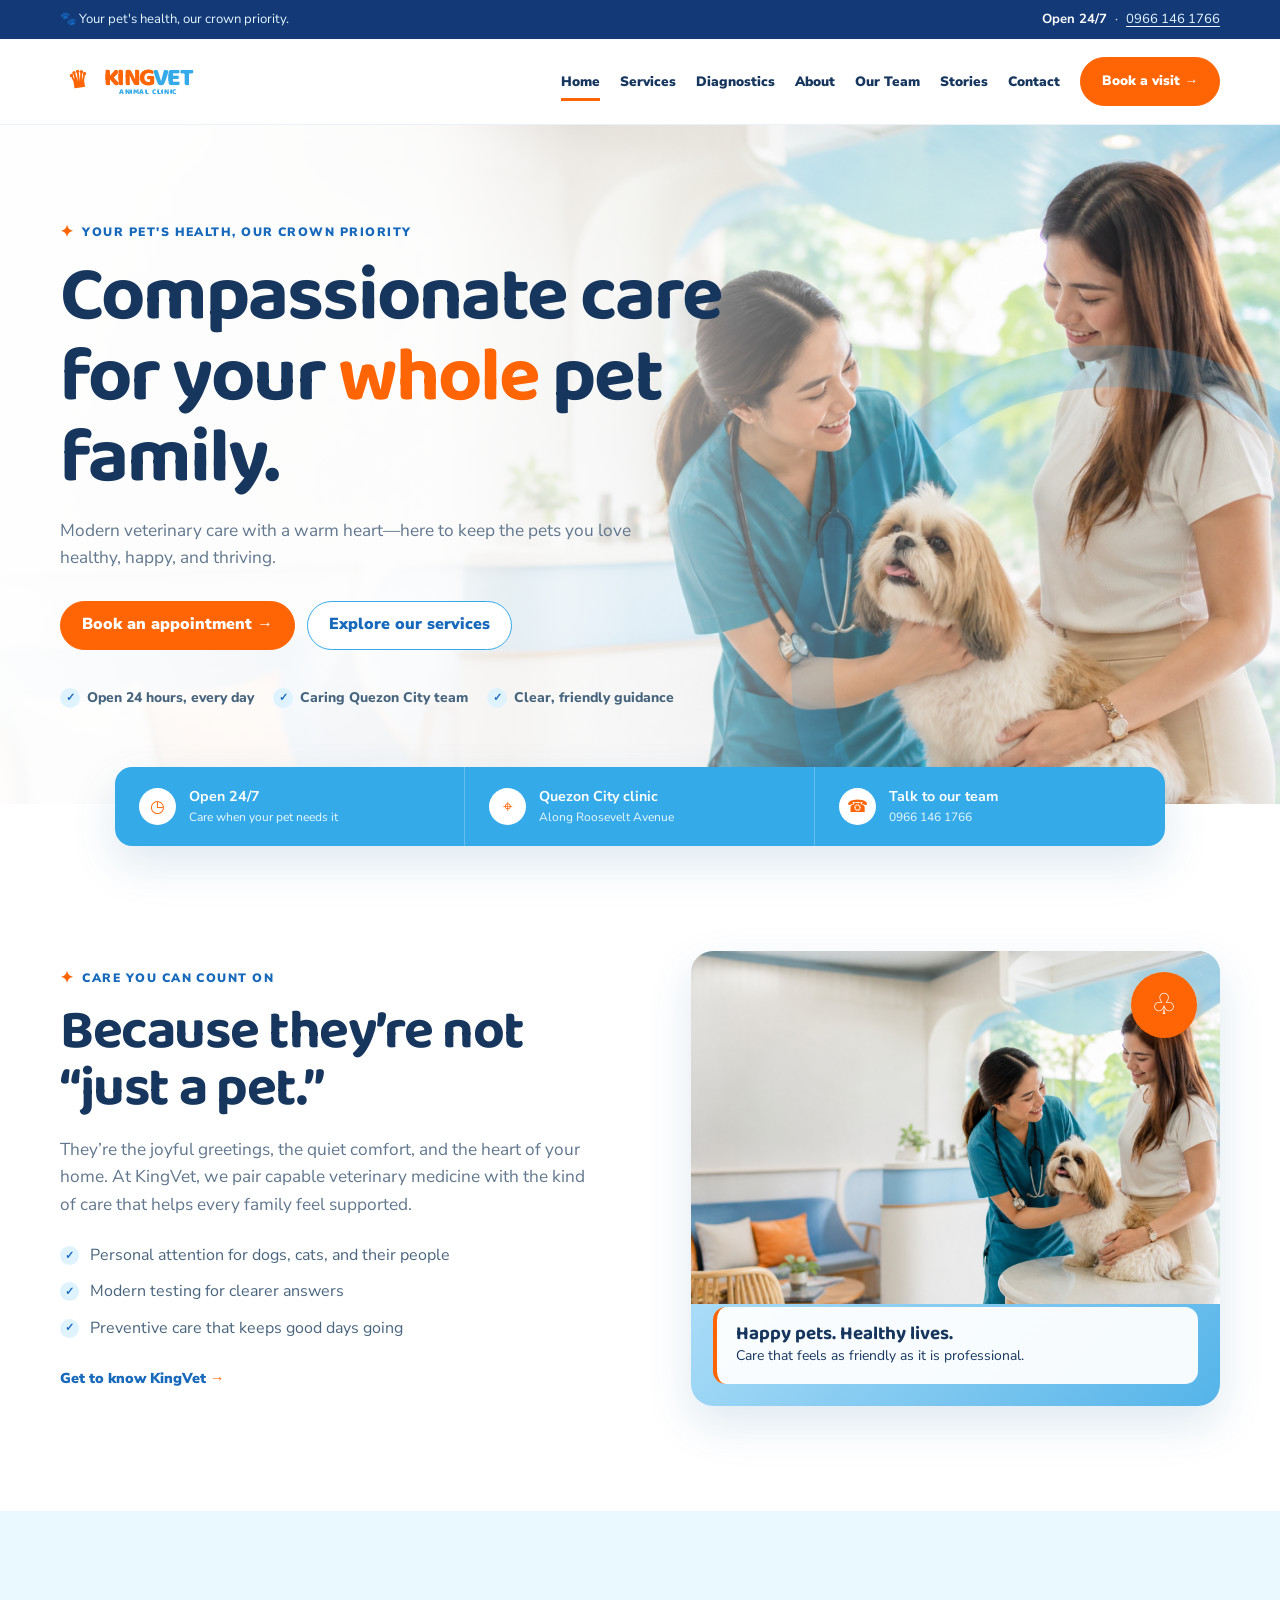
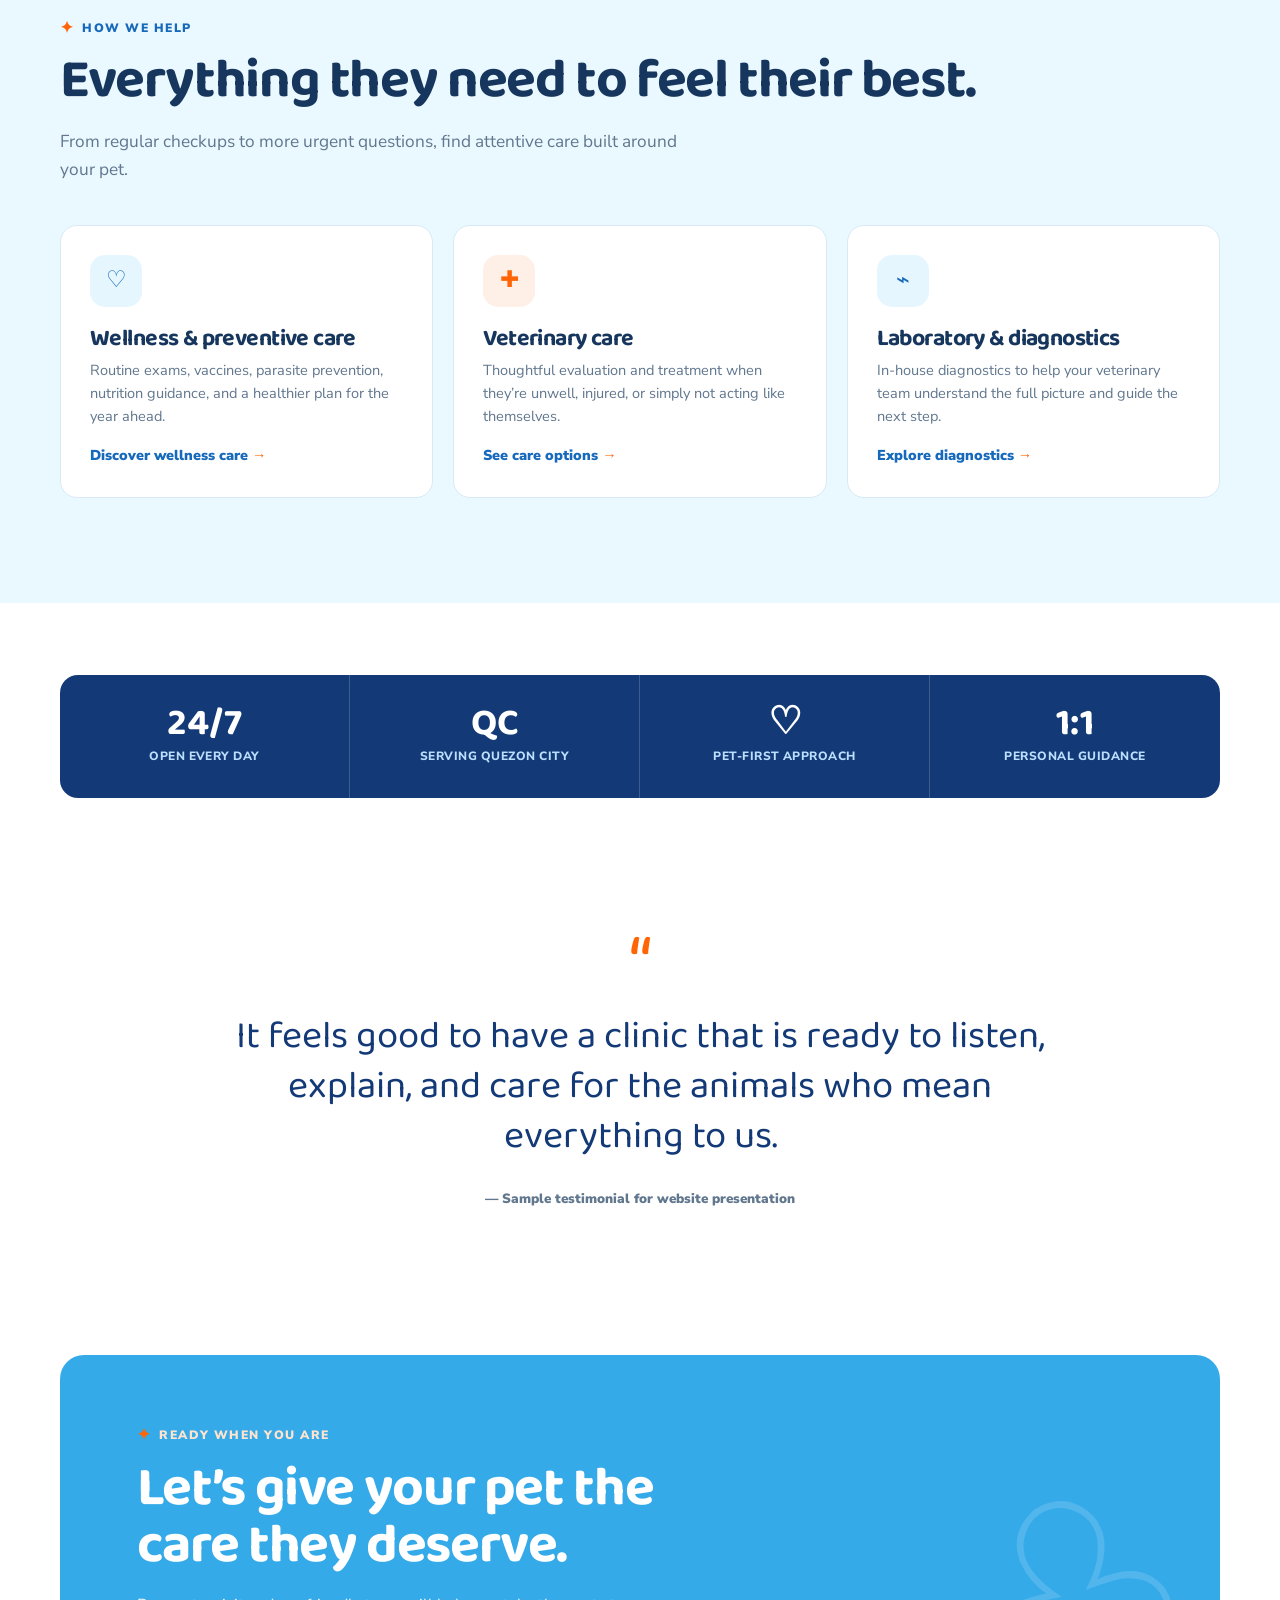
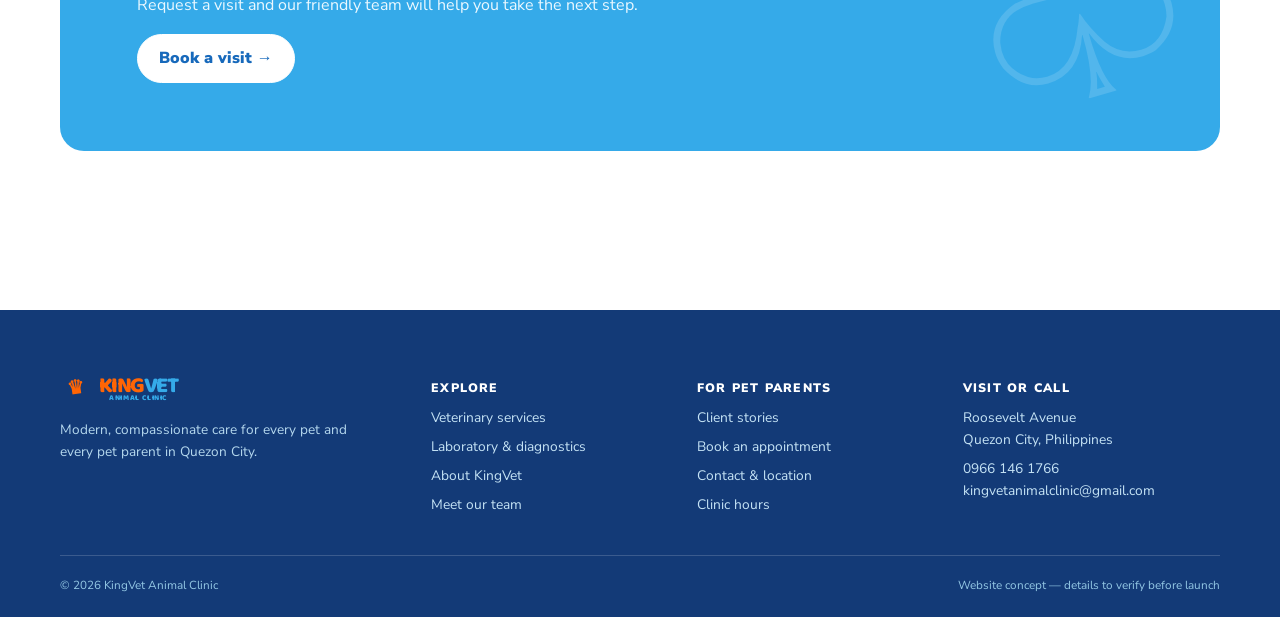
<file: index.html>
<!doctype html><html lang="en"><head><meta charset="utf-8"><meta name="viewport" content="width=device-width,initial-scale=1"><meta name="description" content="KingVet Animal Clinic offers compassionate 24/7 veterinary care in Quezon City."><title>KingVet Animal Clinic | 24/7 Veterinary Care in Quezon City</title><link rel="stylesheet" href="kingvet.css"><script type="application/ld+json">{"@context":"https://schema.org","@type":"VeterinaryCare","name":"KingVet Animal Clinic","telephone":"+639661461766","email":"kingvetanimalclinic@gmail.com","address":{"@type":"PostalAddress","streetAddress":"Roosevelt Avenue","addressLocality":"Quezon City","addressCountry":"PH"},"openingHours":"Mo-Su 00:00-23:59"}</script></head><body data-page="home"><a class="skip" href="#main">Skip to content</a><div data-site-header></div><main id="main"><section class="hero"><img class="hero-image" src="assets/kingvet-hero.png" alt="Veterinarian warmly greeting a small dog and its owner"><div class="container hero-content"><p class="eyebrow">Your pet's health, our crown priority</p><h1>Compassionate care for your <span class="orange">whole</span> pet family.</h1><p class="lead">Modern veterinary care with a warm heart—here to keep the pets you love healthy, happy, and thriving.</p><div class="actions"><a class="button" href="appointment.html">Book an appointment →</a><a class="button outline" href="services.html">Explore our services</a></div><div class="hero-points"><span><b>✓</b> Open 24 hours, every day</span><span><b>✓</b> Caring Quezon City team</span><span><b>✓</b> Clear, friendly guidance</span></div></div></section><div class="feature-strip"><div class="feature"><span class="icon-bubble">◷</span><div><strong>Open 24/7</strong><span>Care when your pet needs it</span></div></div><div class="feature"><span class="icon-bubble">⌖</span><div><strong>Quezon City clinic</strong><span>Along Roosevelt Avenue</span></div></div><div class="feature"><span class="icon-bubble">☎</span><div><strong>Talk to our team</strong><span>0966 146 1766</span></div></div></div>
<section class="section"><div class="container split"><div><p class="eyebrow">Care you can count on</p><h2>Because they’re not “just a pet.”</h2><p class="lead">They’re the joyful greetings, the quiet comfort, and the heart of your home. At KingVet, we pair capable veterinary medicine with the kind of care that helps every family feel supported.</p><ul class="check"><li>Personal attention for dogs, cats, and their people</li><li>Modern testing for clearer answers</li><li>Preventive care that keeps good days going</li></ul><a class="text-link" href="about.html">Get to know KingVet</a></div><div class="photo-panel"><img src="assets/kingvet-hero.png" alt="A gentle consultation at a modern animal clinic"><span class="deco">♧</span><div class="over-card"><strong>Happy pets. Healthy lives.</strong>Care that feels as friendly as it is professional.</div></div></div></section>
<section class="section sky"><div class="container"><p class="eyebrow">How we help</p><h2>Everything they need to feel their best.</h2><p class="lead">From regular checkups to more urgent questions, find attentive care built around your pet.</p><div class="cards"><article class="card"><div class="card-icon">♡</div><h3>Wellness &amp; preventive care</h3><p>Routine exams, vaccines, parasite prevention, nutrition guidance, and a healthier plan for the year ahead.</p><a class="text-link" href="services.html#wellness">Discover wellness care</a></article><article class="card"><div class="card-icon">✚</div><h3>Veterinary care</h3><p>Thoughtful evaluation and treatment when they’re unwell, injured, or simply not acting like themselves.</p><a class="text-link" href="services.html#urgent">See care options</a></article><article class="card"><div class="card-icon">⌁</div><h3>Laboratory &amp; diagnostics</h3><p>In-house diagnostics to help your veterinary team understand the full picture and guide the next step.</p><a class="text-link" href="diagnostics.html">Explore diagnostics</a></article></div></div></section>
<section class="section-sm"><div class="container stats"><div class="stat"><strong>24/7</strong><span>Open every day</span></div><div class="stat"><strong>QC</strong><span>Serving Quezon City</span></div><div class="stat"><strong>♡</strong><span>Pet-first approach</span></div><div class="stat"><strong>1:1</strong><span>Personal guidance</span></div></div></section>
<section class="section-sm"><div class="container quote"><div class="quote-mark">“</div><blockquote>It feels good to have a clinic that is ready to listen, explain, and care for the animals who mean everything to us.</blockquote><cite>— Sample testimonial for website presentation</cite></div></section><section class="section-sm"><div class="container cta"><p class="eyebrow" style="color:#ffe3ce">Ready when you are</p><h2>Let’s give your pet the care they deserve.</h2><p>Request a visit and our friendly team will help you take the next step.</p><a class="button" href="appointment.html">Book a visit →</a></div></section></main><div data-site-footer></div><script src="app.js"></script></body></html>
</file>
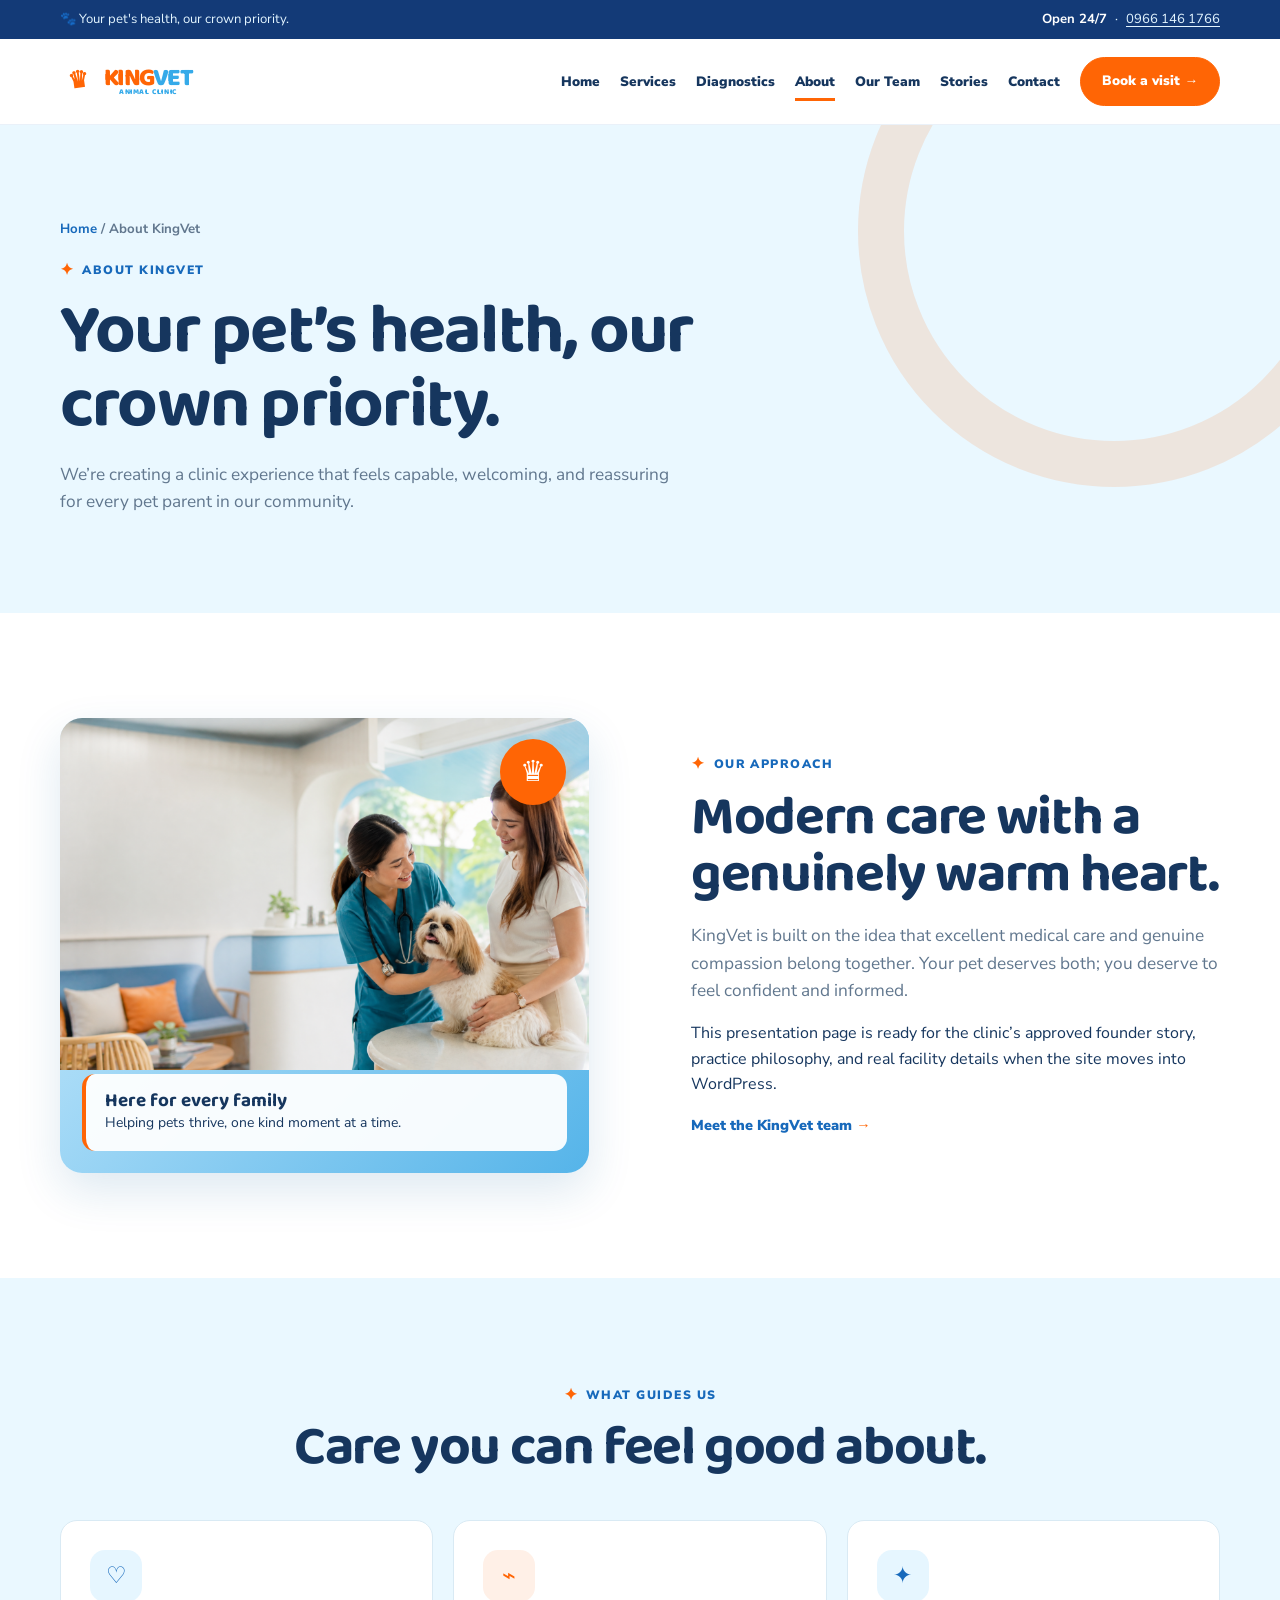
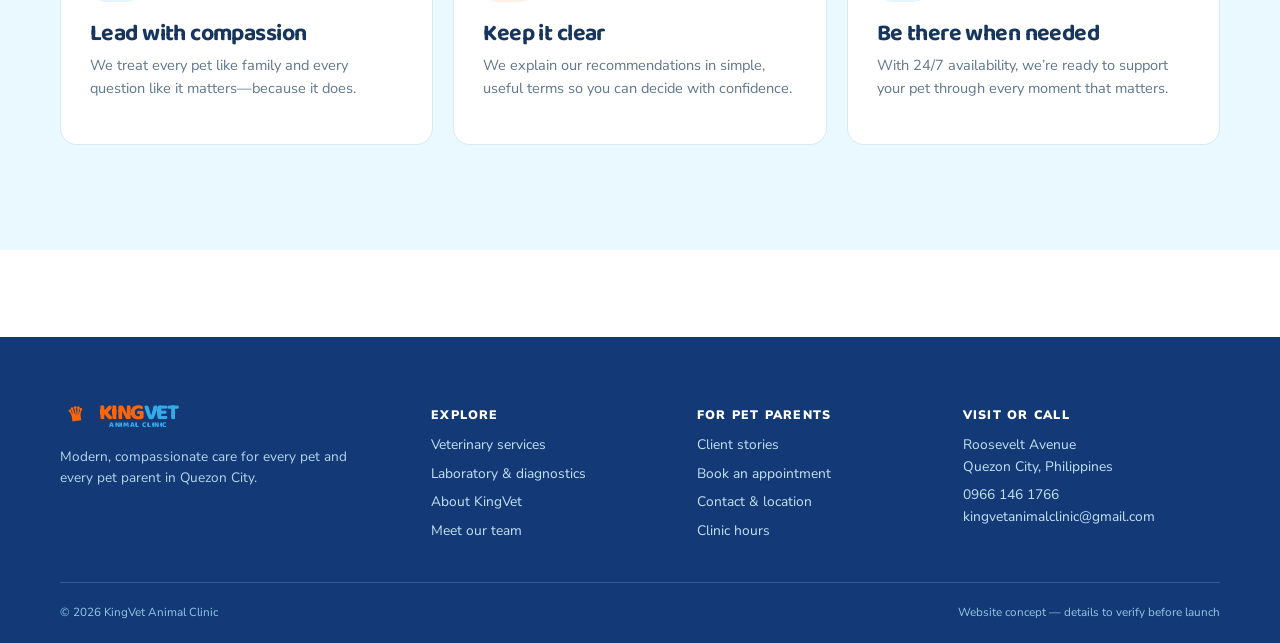
<file: about.html>
<!doctype html><html lang="en"><head><meta charset="utf-8"><meta name="viewport" content="width=device-width,initial-scale=1"><meta name="description" content="Learn about KingVet Animal Clinic and our pet-first approach in Quezon City."><title>About KingVet Animal Clinic</title><link rel="stylesheet" href="kingvet.css"></head><body data-page="about"><a class="skip" href="#main">Skip to content</a><div data-site-header></div><main id="main"><section class="page-hero"><div class="container"><p class="breadcrumbs"><a href="index.html">Home</a> / About KingVet</p><p class="eyebrow">About KingVet</p><h1>Your pet’s health, our crown priority.</h1><p class="lead">We’re creating a clinic experience that feels capable, welcoming, and reassuring for every pet parent in our community.</p></div></section><section class="section"><div class="container split"><div class="photo-panel"><img src="assets/kingvet-hero.png" alt="Warm veterinary consultation"><span class="deco">♛</span><div class="over-card"><strong>Here for every family</strong>Helping pets thrive, one kind moment at a time.</div></div><div><p class="eyebrow">Our approach</p><h2>Modern care with a genuinely warm heart.</h2><p class="lead">KingVet is built on the idea that excellent medical care and genuine compassion belong together. Your pet deserves both; you deserve to feel confident and informed.</p><p>This presentation page is ready for the clinic’s approved founder story, practice philosophy, and real facility details when the site moves into WordPress.</p><a class="text-link" href="team.html">Meet the KingVet team</a></div></div></section><section class="section sky"><div class="container"><div class="center"><p class="eyebrow">What guides us</p><h2>Care you can feel good about.</h2></div><div class="cards"><article class="card"><div class="card-icon">♡</div><h3>Lead with compassion</h3><p>We treat every pet like family and every question like it matters—because it does.</p></article><article class="card"><div class="card-icon">⌁</div><h3>Keep it clear</h3><p>We explain our recommendations in simple, useful terms so you can decide with confidence.</p></article><article class="card"><div class="card-icon">✦</div><h3>Be there when needed</h3><p>With 24/7 availability, we’re ready to support your pet through every moment that matters.</p></article></div></div></section></main><div data-site-footer></div><script src="app.js"></script></body></html>
</file>
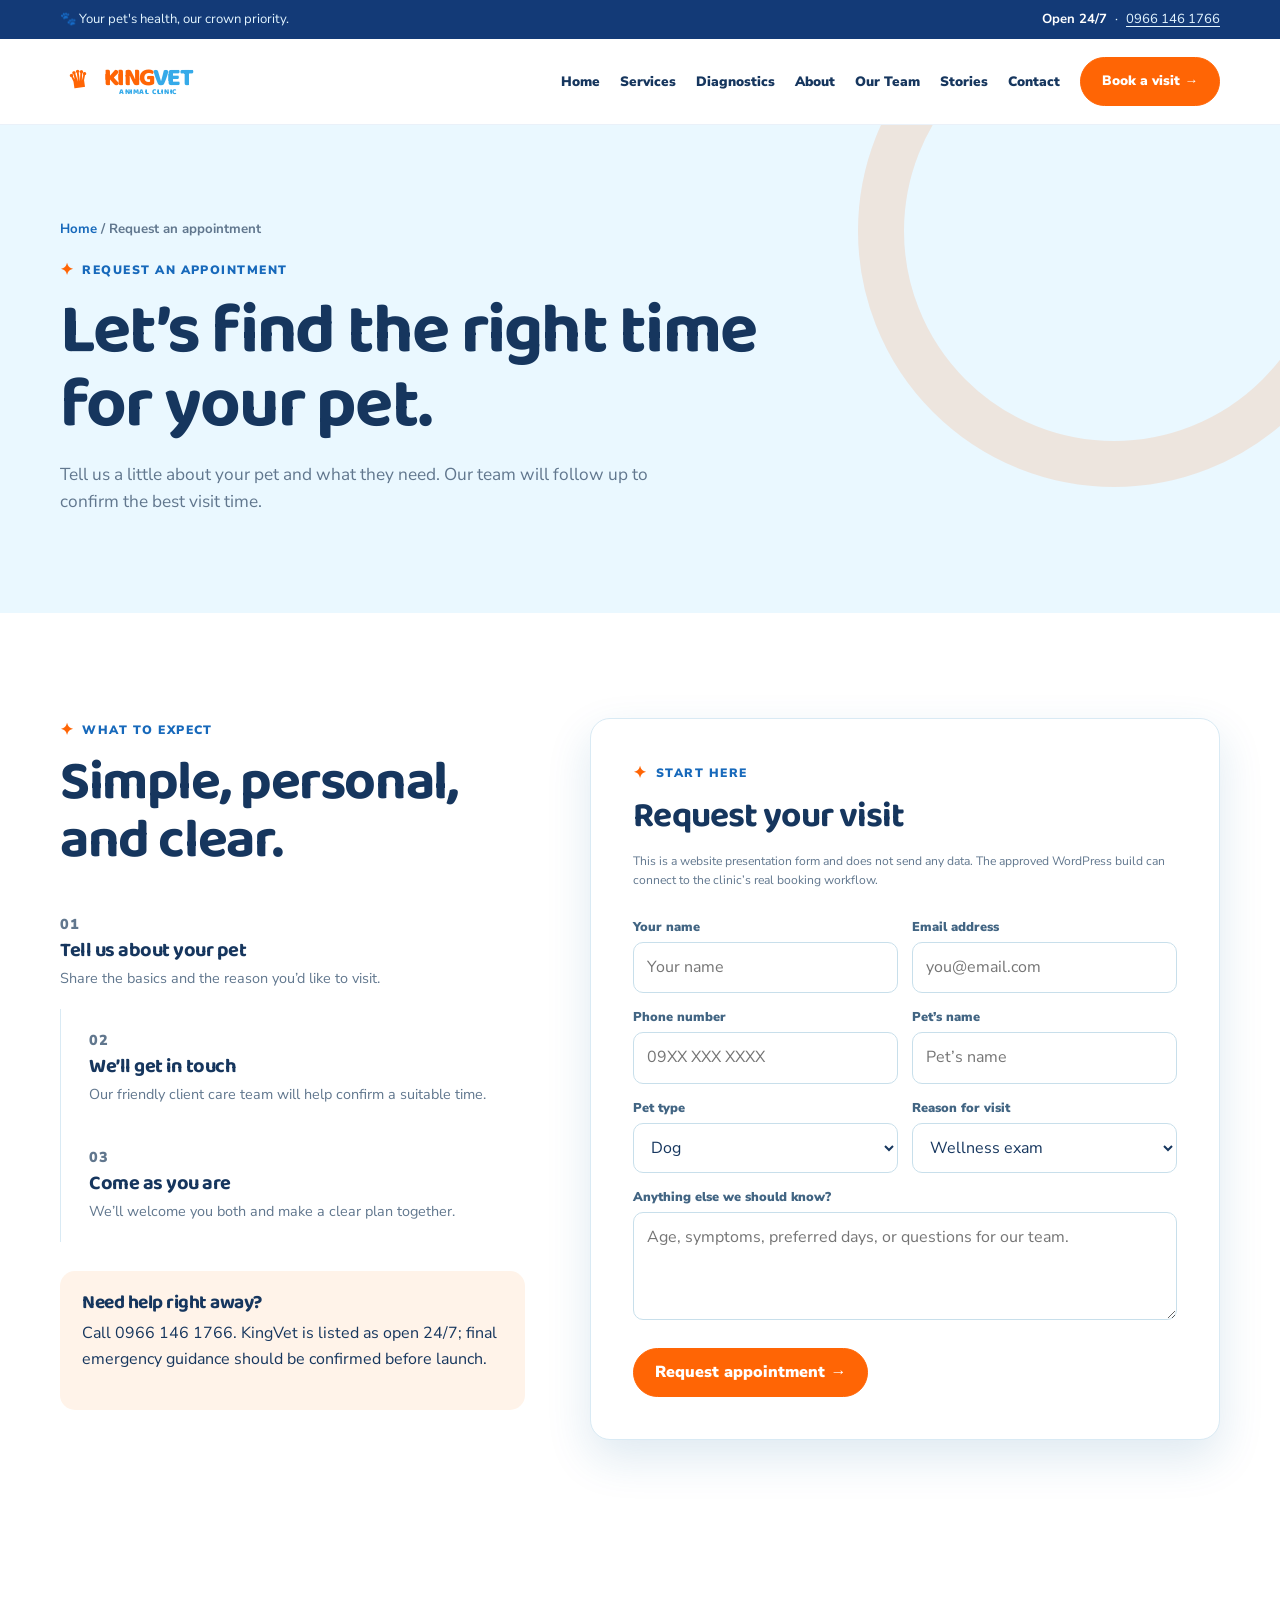
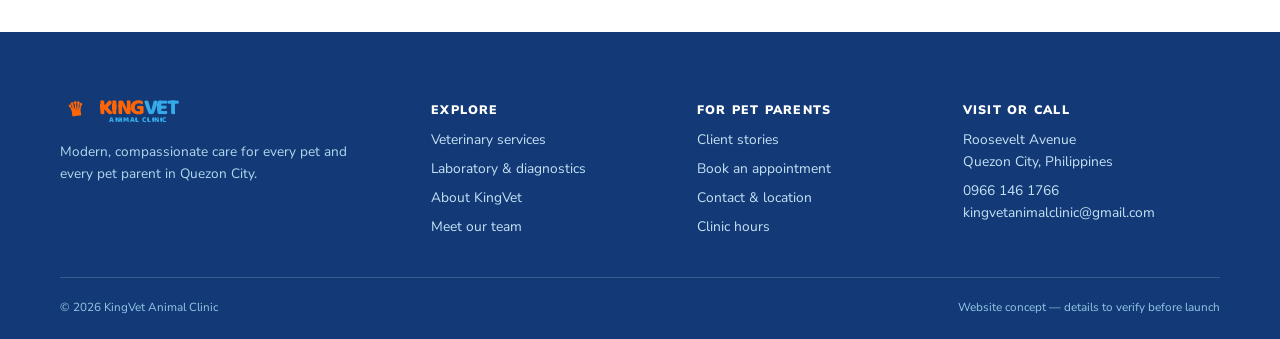
<file: appointment.html>
<!doctype html><html lang="en"><head><meta charset="utf-8"><meta name="viewport" content="width=device-width,initial-scale=1"><meta name="description" content="Request a veterinary appointment with KingVet Animal Clinic in Quezon City."><title>Book a Visit | KingVet Animal Clinic</title><link rel="stylesheet" href="kingvet.css"></head><body data-page="appointment"><a class="skip" href="#main">Skip to content</a><div data-site-header></div><main id="main"><section class="page-hero"><div class="container"><p class="breadcrumbs"><a href="index.html">Home</a> / Request an appointment</p><p class="eyebrow">Request an appointment</p><h1>Let’s find the right time for your pet.</h1><p class="lead">Tell us a little about your pet and what they need. Our team will follow up to confirm the best visit time.</p></div></section><section class="section"><div class="container contact-layout"><div><p class="eyebrow">What to expect</p><h2>Simple, personal, and clear.</h2><div class="process" style="grid-template-columns:1fr;margin-top:22px"><div class="step"><p class="step-num">01</p><h3>Tell us about your pet</h3><p>Share the basics and the reason you’d like to visit.</p></div><div class="step"><p class="step-num">02</p><h3>We’ll get in touch</h3><p>Our friendly client care team will help confirm a suitable time.</p></div><div class="step"><p class="step-num">03</p><h3>Come as you are</h3><p>We’ll welcome you both and make a clear plan together.</p></div></div><div class="hours"><h3>Need help right away?</h3><p>Call <a href="tel:+639661461766">0966 146 1766</a>. KingVet is listed as open 24/7; final emergency guidance should be confirmed before launch.</p></div></div><form class="form" data-demo-form><p class="eyebrow">Start here</p><h2>Request your visit</h2><p class="fine">This is a website presentation form and does not send any data. The approved WordPress build can connect to the clinic’s real booking workflow.</p><div class="form-row"><div><label for="owner">Your name</label><input id="owner" required placeholder="Your name"></div><div><label for="aemail">Email address</label><input id="aemail" required type="email" placeholder="you@email.com"></div></div><div class="form-row"><div><label for="aphone">Phone number</label><input id="aphone" required type="tel" placeholder="09XX XXX XXXX"></div><div><label for="petname">Pet’s name</label><input id="petname" required placeholder="Pet’s name"></div></div><div class="form-row"><div><label for="pettype">Pet type</label><select id="pettype"><option>Dog</option><option>Cat</option><option>Other</option></select></div><div><label for="reason">Reason for visit</label><select id="reason"><option>Wellness exam</option><option>New patient visit</option><option>Not feeling well</option><option>Laboratory &amp; diagnostics</option><option>Other</option></select></div></div><label for="details">Anything else we should know?</label><textarea id="details" placeholder="Age, symptoms, preferred days, or questions for our team."></textarea><button class="button" type="submit" style="margin-top:20px">Request appointment →</button></form></div></section></main><div data-site-footer></div><script src="app.js"></script></body></html>
</file>
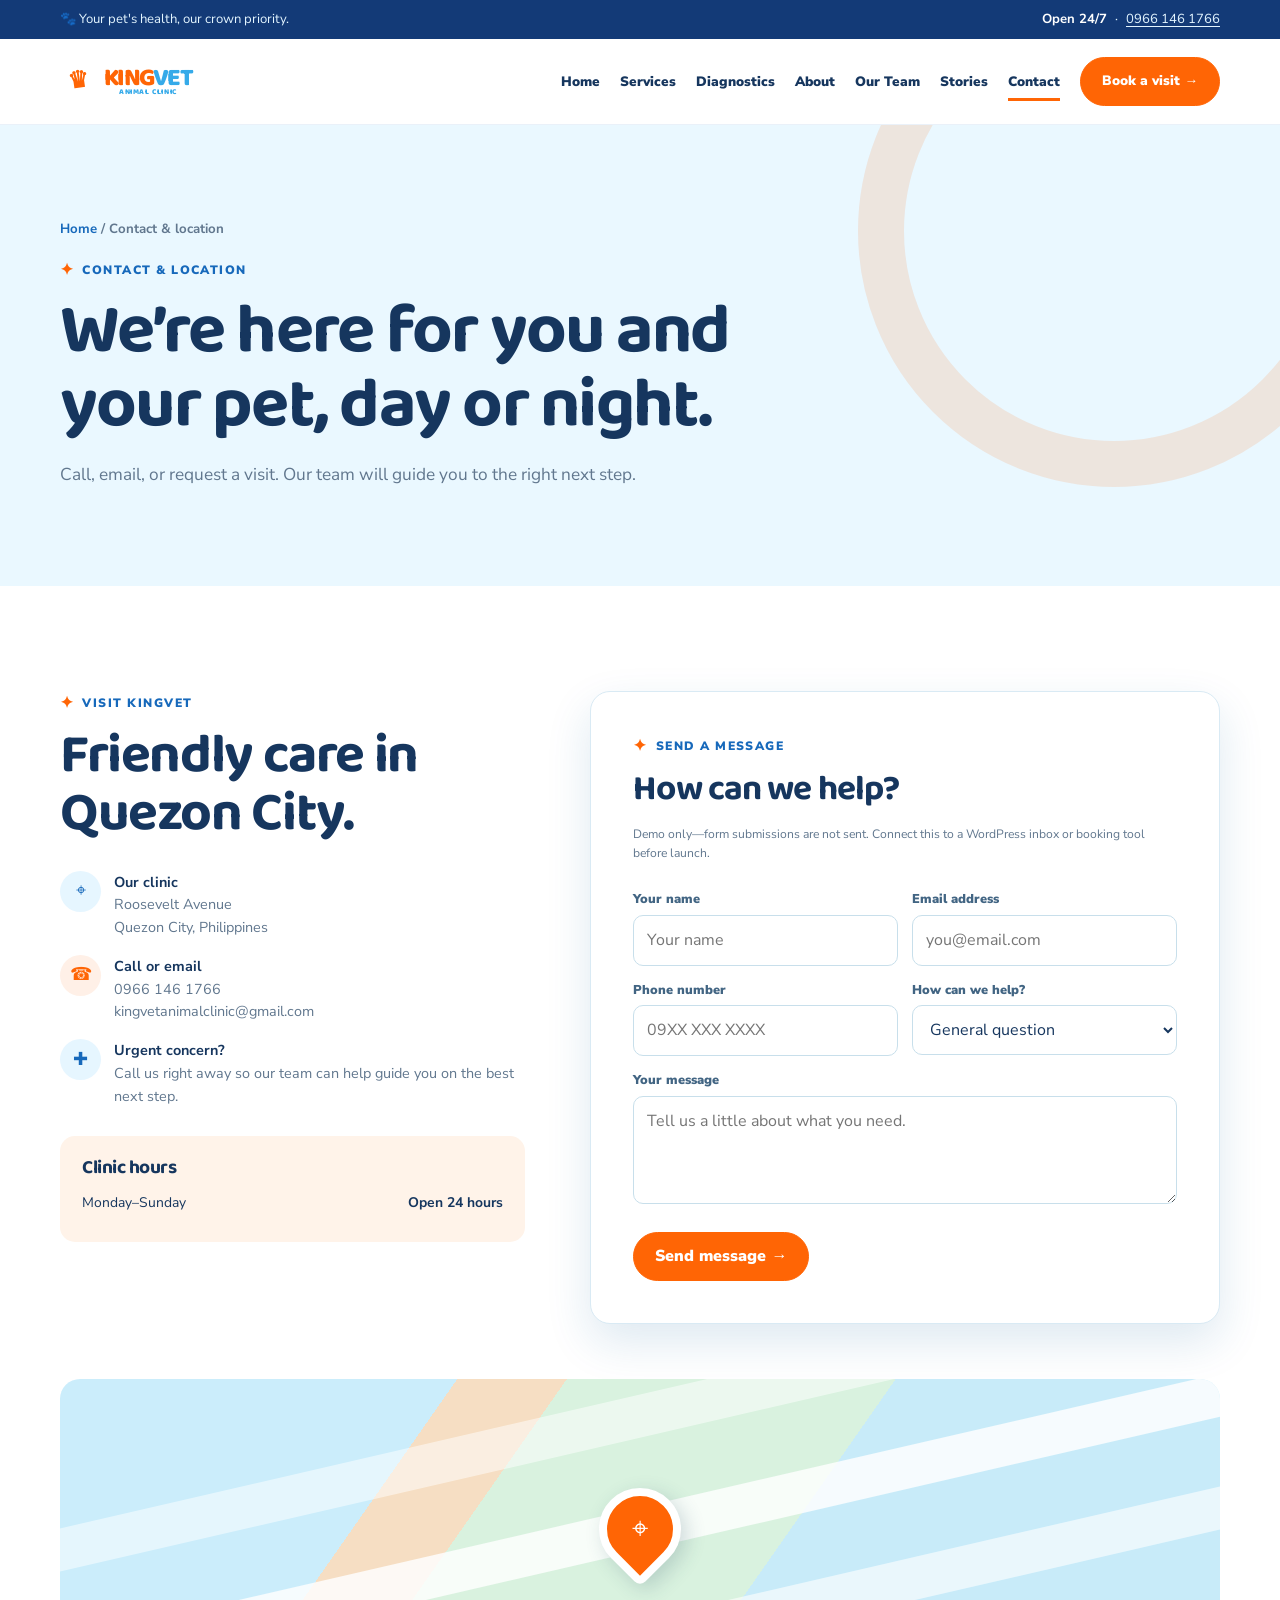
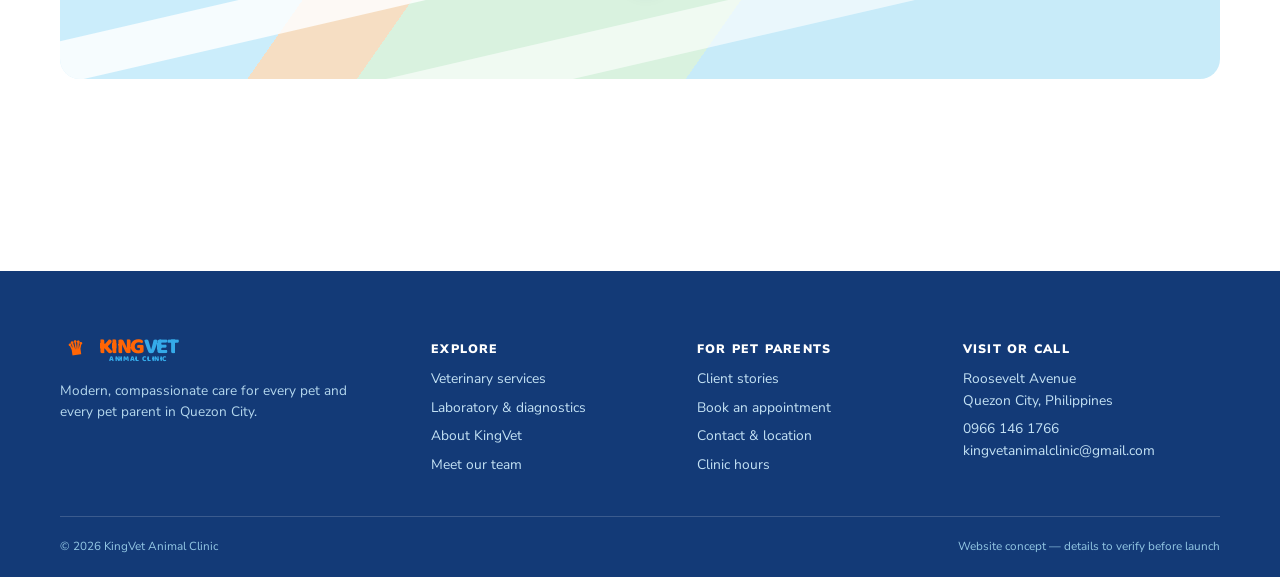
<file: contact.html>
<!doctype html><html lang="en"><head><meta charset="utf-8"><meta name="viewport" content="width=device-width,initial-scale=1"><meta name="description" content="Contact KingVet Animal Clinic in Quezon City."><title>Contact & Location | KingVet Animal Clinic</title><link rel="stylesheet" href="kingvet.css"></head><body data-page="contact"><a class="skip" href="#main">Skip to content</a><div data-site-header></div><main id="main"><section class="page-hero"><div class="container"><p class="breadcrumbs"><a href="index.html">Home</a> / Contact &amp; location</p><p class="eyebrow">Contact &amp; location</p><h1>We’re here for you and your pet, day or night.</h1><p class="lead">Call, email, or request a visit. Our team will guide you to the right next step.</p></div></section><section class="section"><div class="container contact-layout"><div><p class="eyebrow">Visit KingVet</p><h2>Friendly care in Quezon City.</h2><div class="details"><div class="detail"><div class="detail-icon">⌖</div><div><strong>Our clinic</strong><span>Roosevelt Avenue<br>Quezon City, Philippines</span></div></div><div class="detail"><div class="detail-icon">☎</div><div><strong>Call or email</strong><span><a href="tel:+639661461766">0966 146 1766</a><br><a href="mailto:kingvetanimalclinic@gmail.com">kingvetanimalclinic@gmail.com</a></span></div></div><div class="detail"><div class="detail-icon">✚</div><div><strong>Urgent concern?</strong><span>Call us right away so our team can help guide you on the best next step.</span></div></div></div><div class="hours" id="hours"><h3>Clinic hours</h3><div><span>Monday–Sunday</span><strong>Open 24 hours</strong></div></div></div><form class="form" data-demo-form><p class="eyebrow">Send a message</p><h2>How can we help?</h2><p class="fine">Demo only—form submissions are not sent. Connect this to a WordPress inbox or booking tool before launch.</p><div class="form-row"><div><label for="name">Your name</label><input id="name" required placeholder="Your name"></div><div><label for="email">Email address</label><input id="email" type="email" required placeholder="you@email.com"></div></div><div class="form-row"><div><label for="phone">Phone number</label><input id="phone" type="tel" placeholder="09XX XXX XXXX"></div><div><label for="topic">How can we help?</label><select id="topic"><option>General question</option><option>New patient inquiry</option><option>Existing patient</option><option>Medication request</option></select></div></div><label for="message">Your message</label><textarea id="message" placeholder="Tell us a little about what you need."></textarea><button class="button" type="submit" style="margin-top:20px">Send message →</button></form></div><div class="container map" aria-label="Map placeholder for KingVet Animal Clinic"><div class="pin"><span>⌖</span></div></div></section></main><div data-site-footer></div><script src="app.js"></script></body></html>
</file>
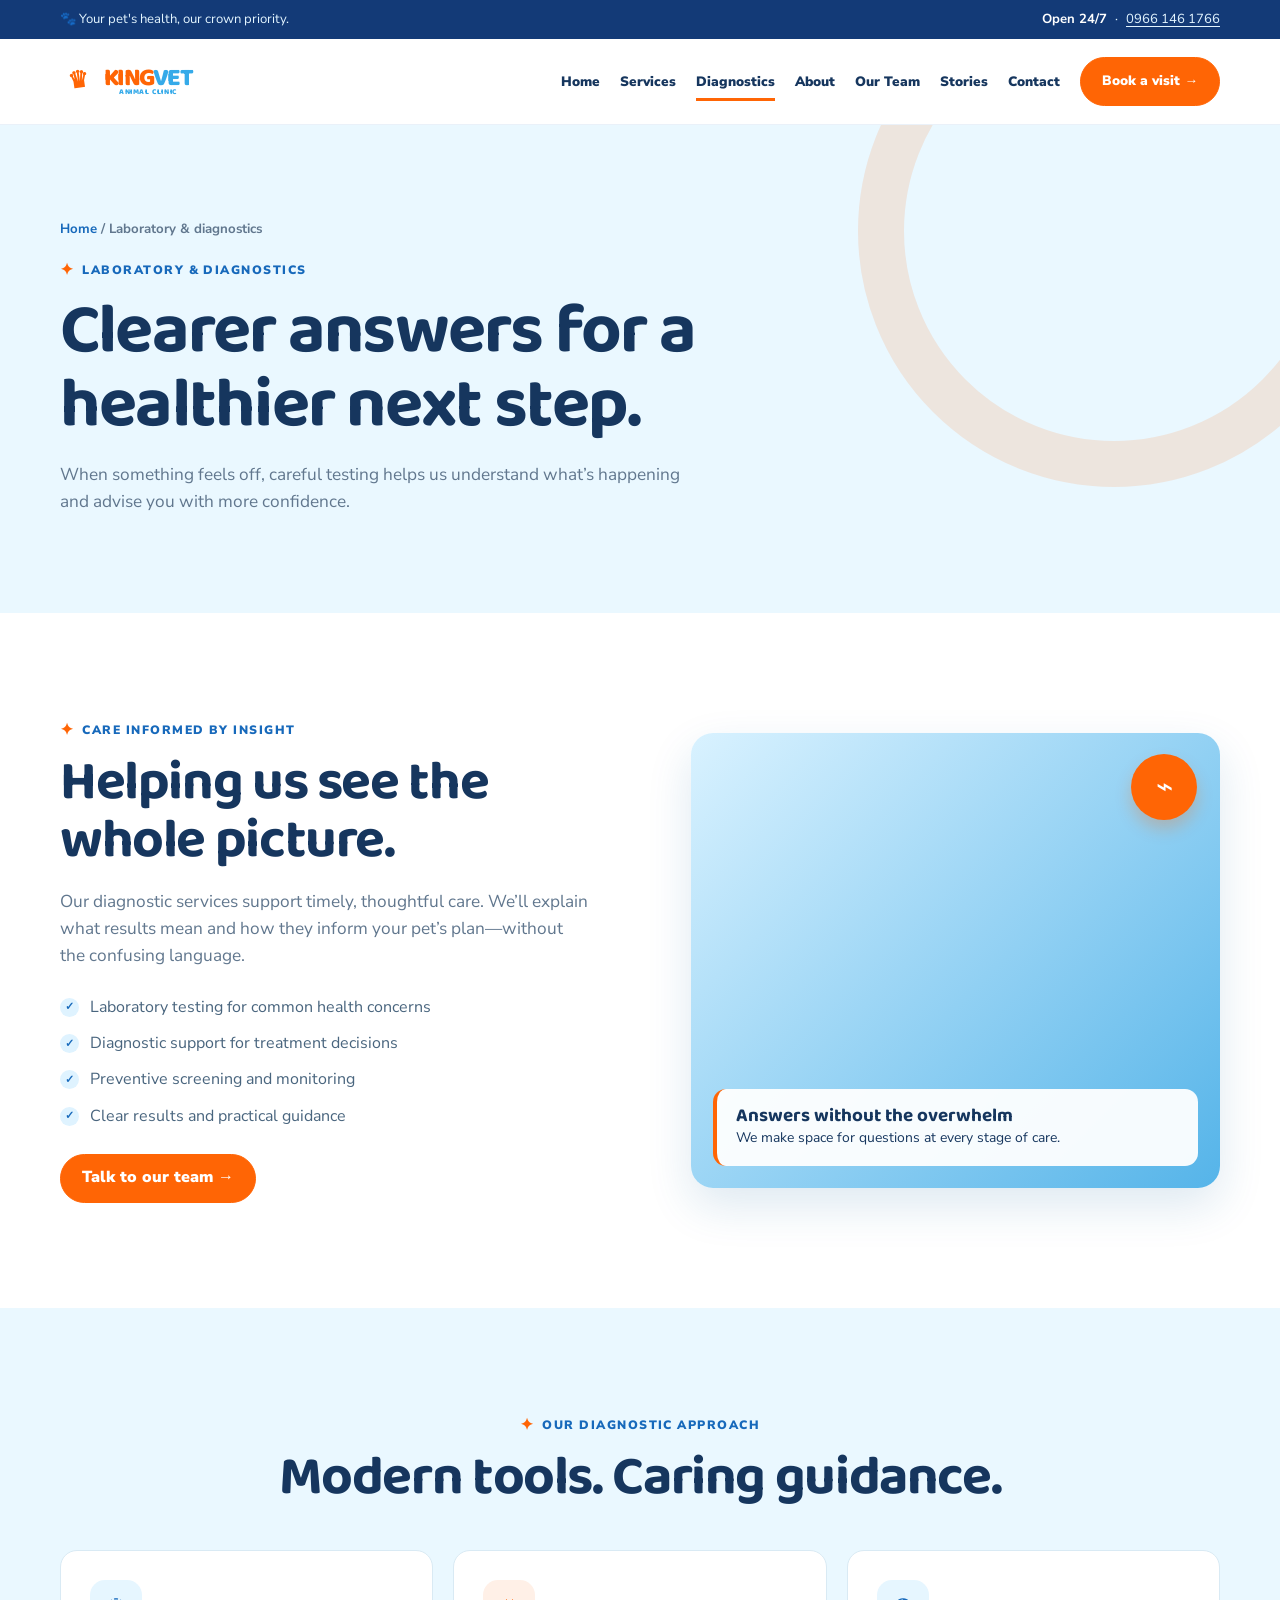
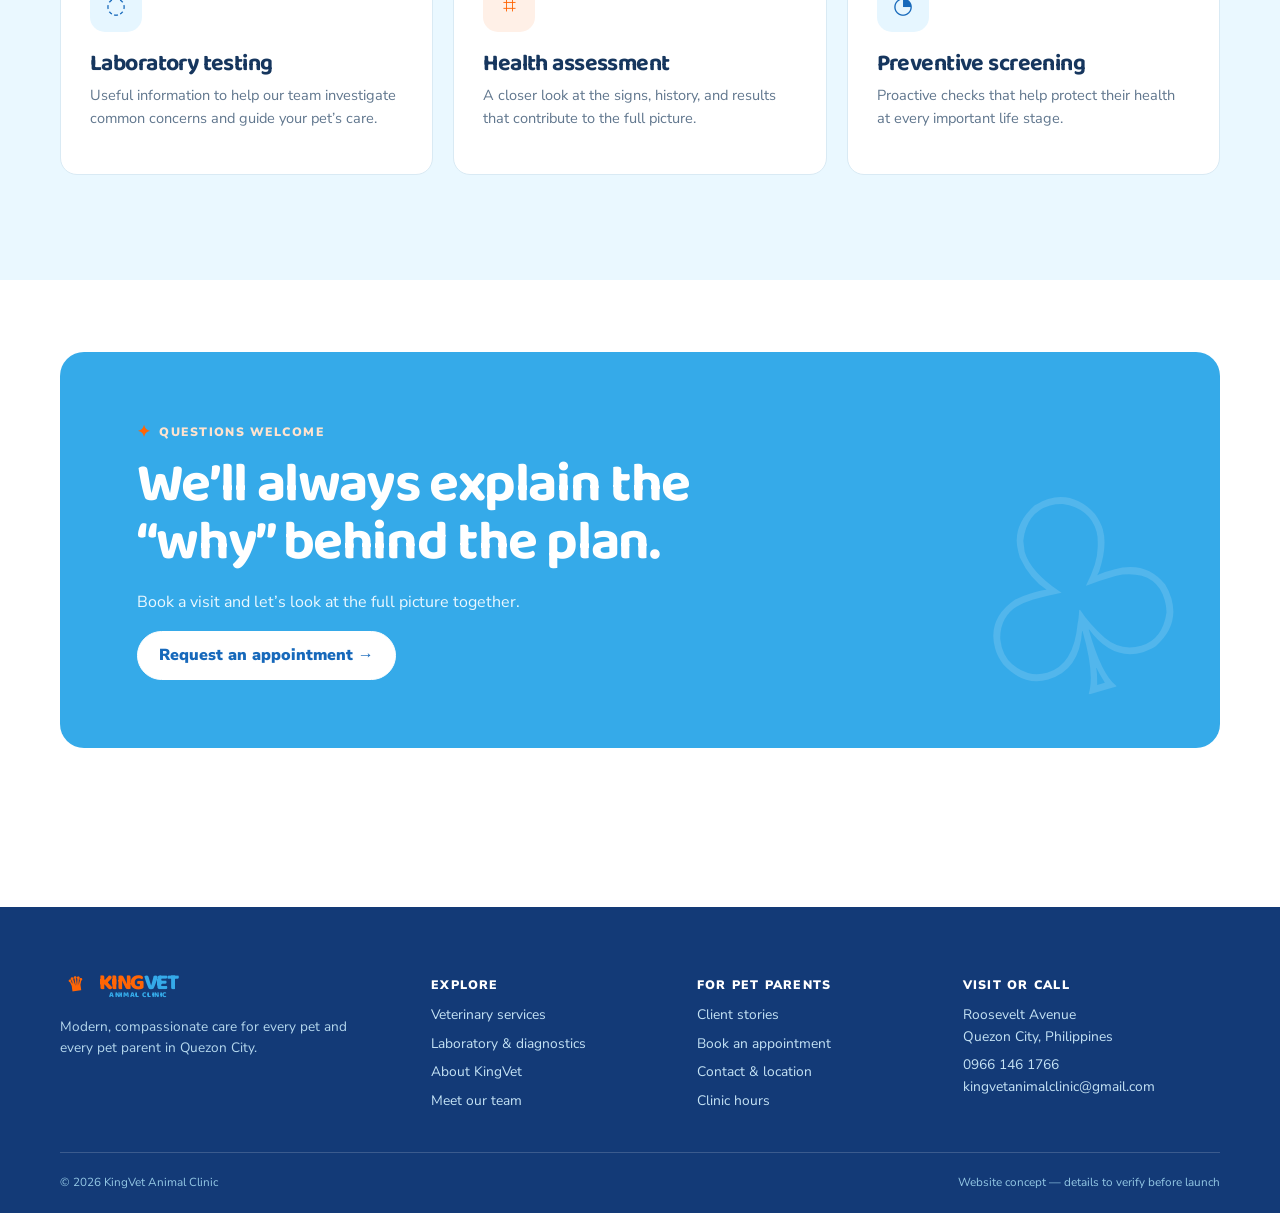
<file: diagnostics.html>
<!doctype html><html lang="en"><head><meta charset="utf-8"><meta name="viewport" content="width=device-width,initial-scale=1"><meta name="description" content="Laboratory and diagnostic services at KingVet Animal Clinic in Quezon City."><title>Laboratory & Diagnostics | KingVet Animal Clinic</title><link rel="stylesheet" href="kingvet.css"></head><body data-page="diagnostics"><a class="skip" href="#main">Skip to content</a><div data-site-header></div><main id="main"><section class="page-hero"><div class="container"><p class="breadcrumbs"><a href="index.html">Home</a> / Laboratory &amp; diagnostics</p><p class="eyebrow">Laboratory &amp; diagnostics</p><h1>Clearer answers for a healthier next step.</h1><p class="lead">When something feels off, careful testing helps us understand what’s happening and advise you with more confidence.</p></div></section><section class="section"><div class="container split"><div><p class="eyebrow">Care informed by insight</p><h2>Helping us see the whole picture.</h2><p class="lead">Our diagnostic services support timely, thoughtful care. We’ll explain what results mean and how they inform your pet’s plan—without the confusing language.</p><ul class="check"><li>Laboratory testing for common health concerns</li><li>Diagnostic support for treatment decisions</li><li>Preventive screening and monitoring</li><li>Clear results and practical guidance</li></ul><a class="button" href="appointment.html">Talk to our team →</a></div><div class="photo-panel"><span class="deco">⌁</span><div class="over-card"><strong>Answers without the overwhelm</strong>We make space for questions at every stage of care.</div></div></div></section><section class="section sky"><div class="container"><div class="center"><p class="eyebrow">Our diagnostic approach</p><h2>Modern tools. Caring guidance.</h2></div><div class="cards"><article class="card"><div class="card-icon">◌</div><h3>Laboratory testing</h3><p>Useful information to help our team investigate common concerns and guide your pet’s care.</p></article><article class="card"><div class="card-icon">⌗</div><h3>Health assessment</h3><p>A closer look at the signs, history, and results that contribute to the full picture.</p></article><article class="card"><div class="card-icon">◔</div><h3>Preventive screening</h3><p>Proactive checks that help protect their health at every important life stage.</p></article></div></div></section><section class="section-sm"><div class="container cta"><p class="eyebrow" style="color:#ffe3ce">Questions welcome</p><h2>We’ll always explain the “why” behind the plan.</h2><p>Book a visit and let’s look at the full picture together.</p><a class="button" href="appointment.html">Request an appointment →</a></div></section></main><div data-site-footer></div><script src="app.js"></script></body></html>
</file>
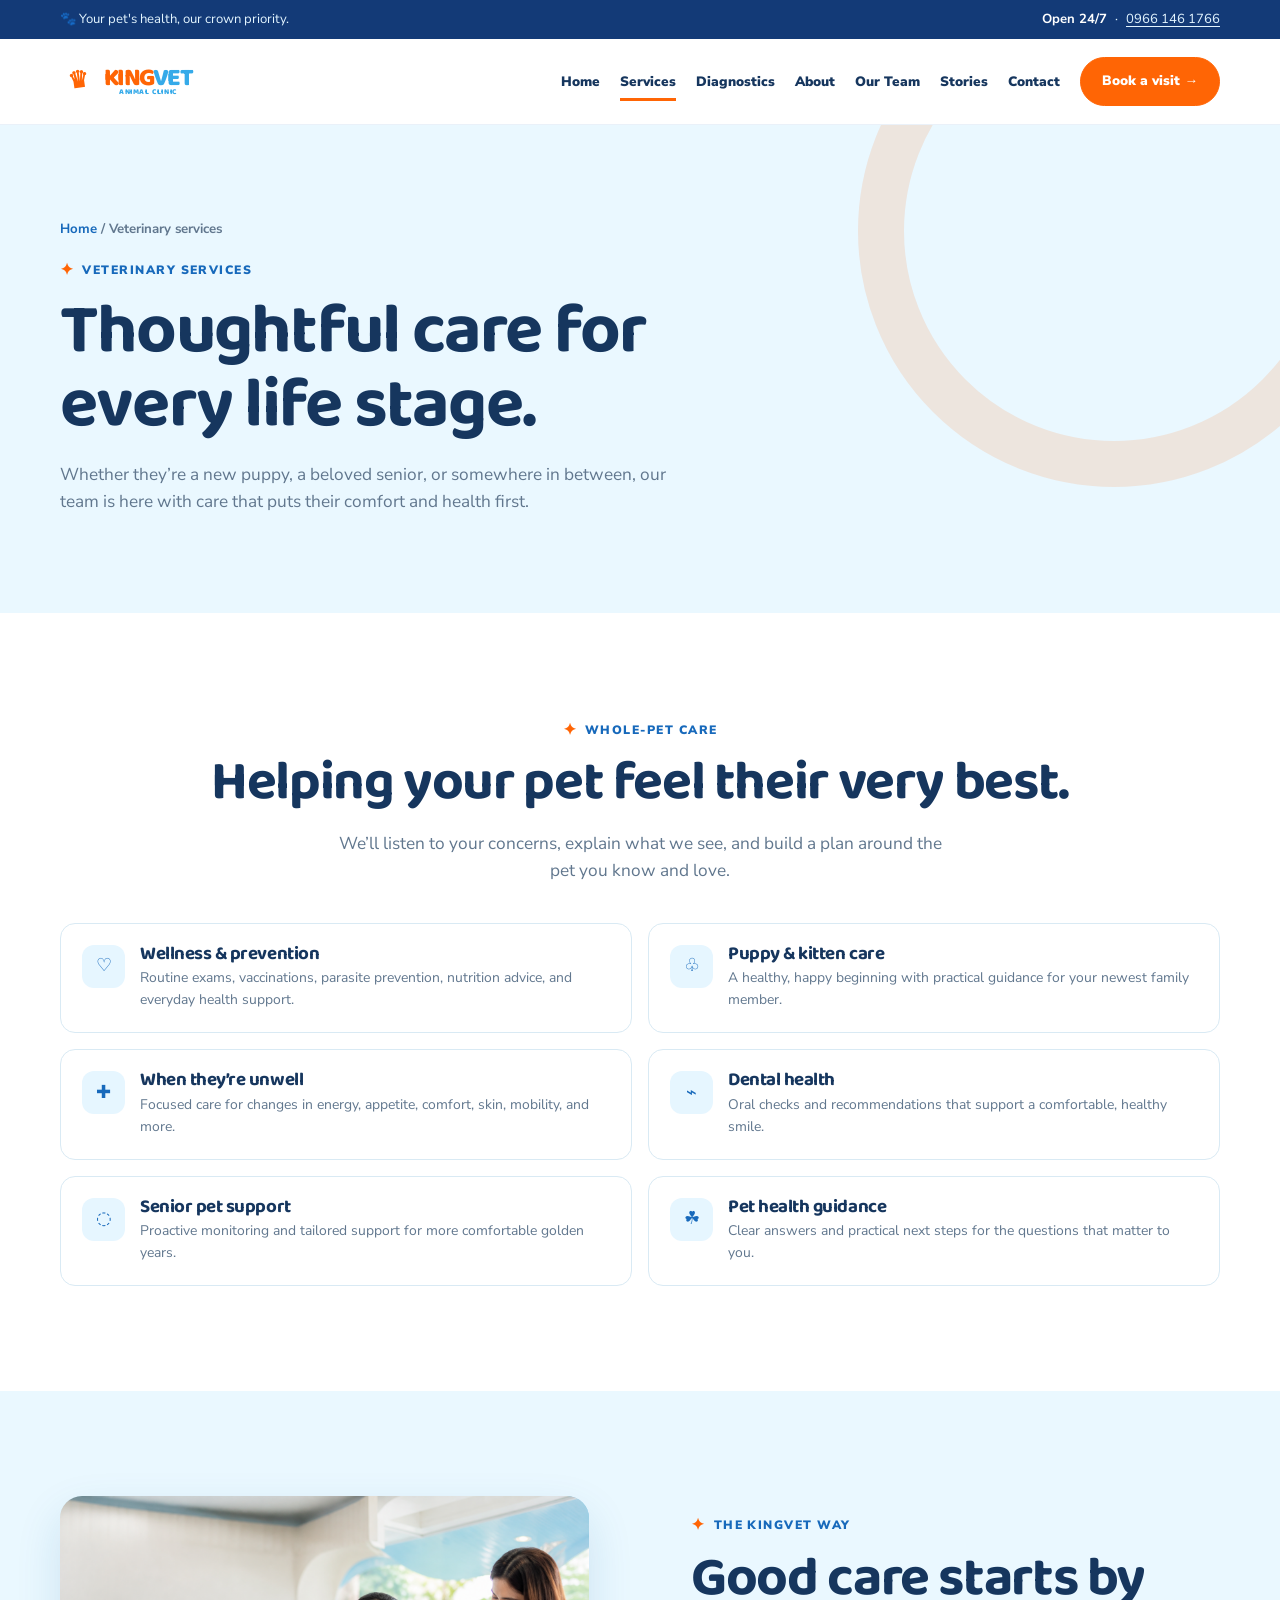
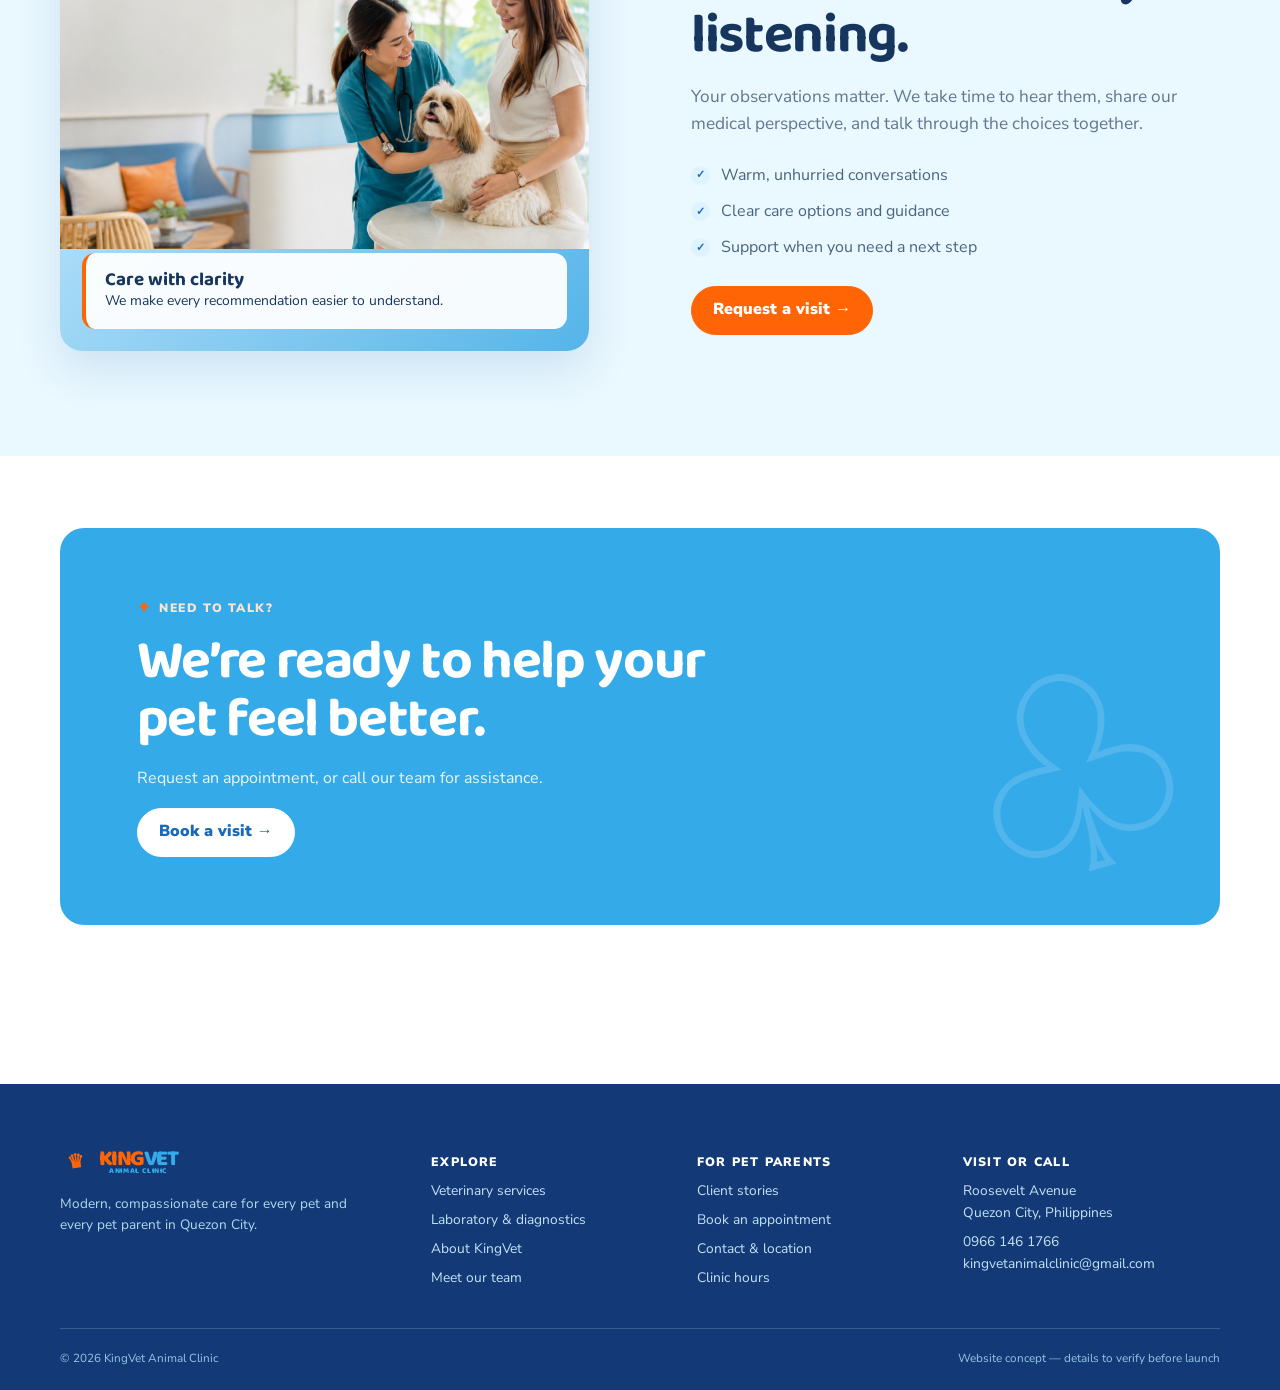
<file: services.html>
<!doctype html><html lang="en"><head><meta charset="utf-8"><meta name="viewport" content="width=device-width,initial-scale=1"><meta name="description" content="Explore veterinary services at KingVet Animal Clinic in Quezon City."><title>Veterinary Services | KingVet Animal Clinic</title><link rel="stylesheet" href="kingvet.css"></head><body data-page="services"><a class="skip" href="#main">Skip to content</a><div data-site-header></div><main id="main"><section class="page-hero"><div class="container"><p class="breadcrumbs"><a href="index.html">Home</a> / Veterinary services</p><p class="eyebrow">Veterinary services</p><h1>Thoughtful care for every life stage.</h1><p class="lead">Whether they’re a new puppy, a beloved senior, or somewhere in between, our team is here with care that puts their comfort and health first.</p></div></section><section class="section"><div class="container"><div class="center"><p class="eyebrow">Whole-pet care</p><h2>Helping your pet feel their very best.</h2><p class="lead">We’ll listen to your concerns, explain what we see, and build a plan around the pet you know and love.</p></div><div class="service-grid"><article class="service" id="wellness"><div class="card-icon">♡</div><div><h3>Wellness &amp; prevention</h3><p>Routine exams, vaccinations, parasite prevention, nutrition advice, and everyday health support.</p></div></article><article class="service"><div class="card-icon">♧</div><div><h3>Puppy &amp; kitten care</h3><p>A healthy, happy beginning with practical guidance for your newest family member.</p></div></article><article class="service" id="urgent"><div class="card-icon">✚</div><div><h3>When they’re unwell</h3><p>Focused care for changes in energy, appetite, comfort, skin, mobility, and more.</p></div></article><article class="service"><div class="card-icon">⌁</div><div><h3>Dental health</h3><p>Oral checks and recommendations that support a comfortable, healthy smile.</p></div></article><article class="service"><div class="card-icon">◌</div><div><h3>Senior pet support</h3><p>Proactive monitoring and tailored support for more comfortable golden years.</p></div></article><article class="service"><div class="card-icon">☘</div><div><h3>Pet health guidance</h3><p>Clear answers and practical next steps for the questions that matter to you.</p></div></article></div></div></section><section class="section sky"><div class="container split"><div class="photo-panel"><img src="assets/kingvet-hero.png" alt="Veterinarian caring for a pet"><div class="over-card"><strong>Care with clarity</strong>We make every recommendation easier to understand.</div></div><div><p class="eyebrow">The KingVet way</p><h2>Good care starts by listening.</h2><p class="lead">Your observations matter. We take time to hear them, share our medical perspective, and talk through the choices together.</p><ul class="check"><li>Warm, unhurried conversations</li><li>Clear care options and guidance</li><li>Support when you need a next step</li></ul><a class="button" href="appointment.html">Request a visit →</a></div></div></section><section class="section-sm"><div class="container cta"><p class="eyebrow" style="color:#ffe3ce">Need to talk?</p><h2>We’re ready to help your pet feel better.</h2><p>Request an appointment, or call our team for assistance.</p><a class="button" href="appointment.html">Book a visit →</a></div></section></main><div data-site-footer></div><script src="app.js"></script></body></html>
</file>
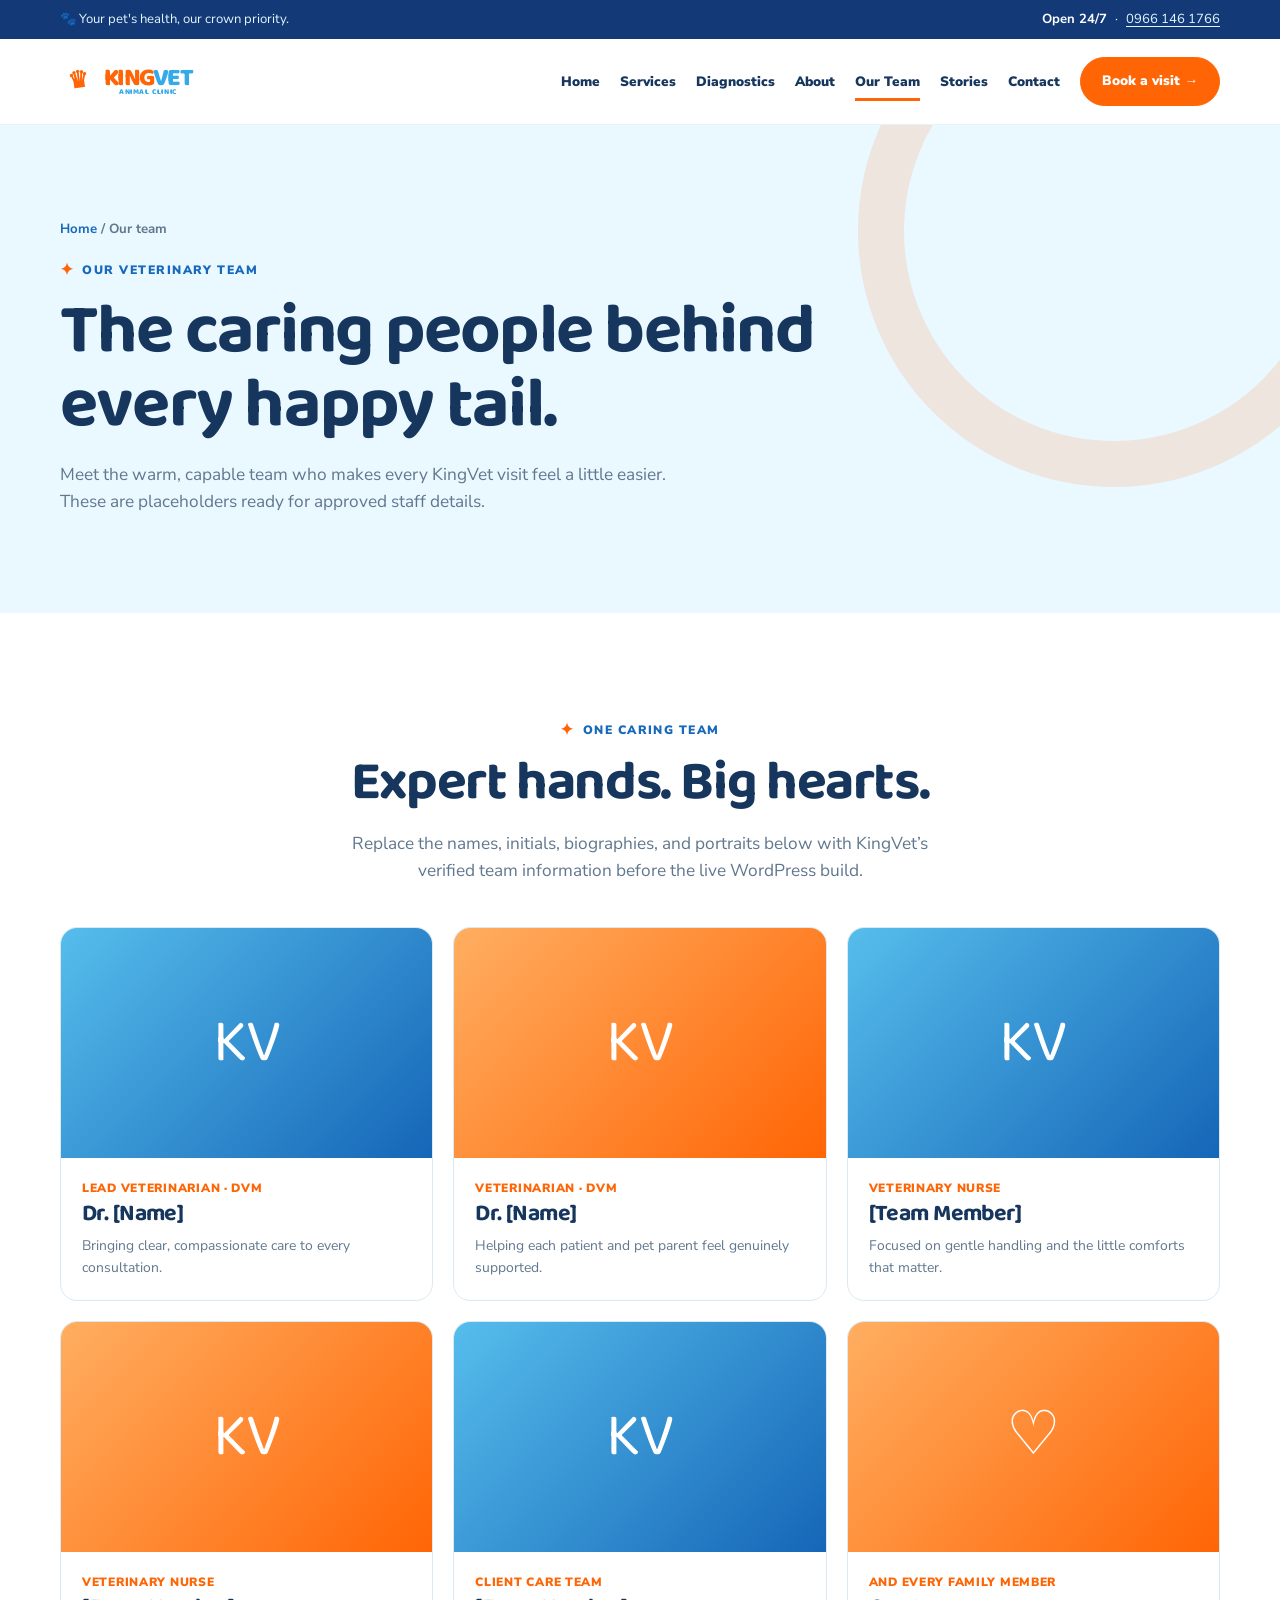
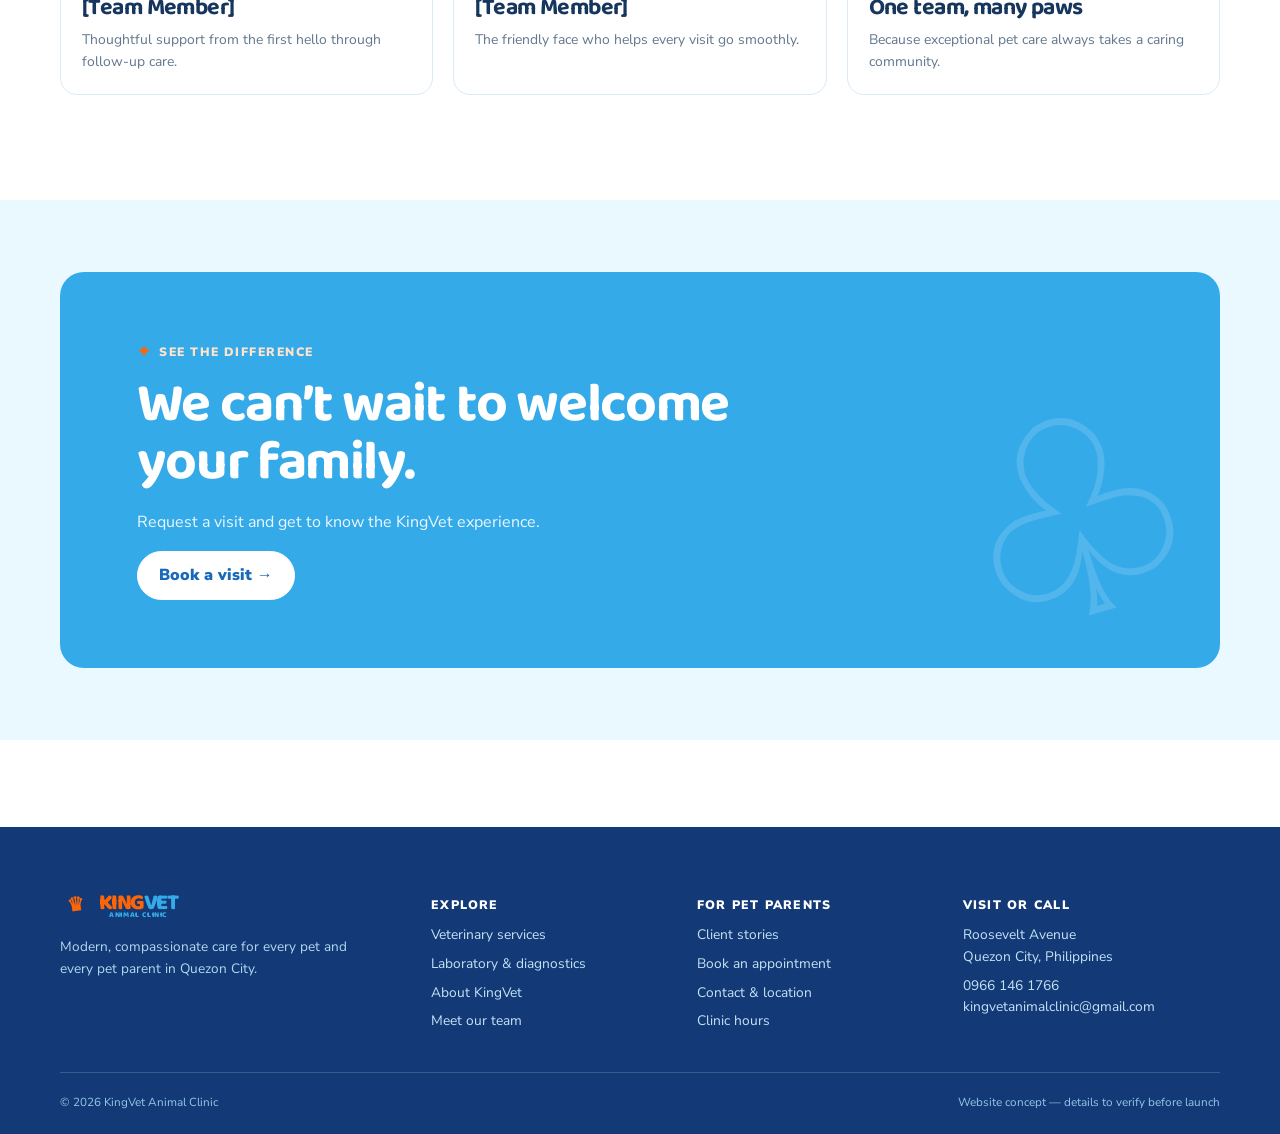
<file: team.html>
<!doctype html><html lang="en"><head><meta charset="utf-8"><meta name="viewport" content="width=device-width,initial-scale=1"><meta name="description" content="Meet the veterinary team at KingVet Animal Clinic."><title>Our Veterinary Team | KingVet Animal Clinic</title><link rel="stylesheet" href="kingvet.css"></head><body data-page="team"><a class="skip" href="#main">Skip to content</a><div data-site-header></div><main id="main"><section class="page-hero"><div class="container"><p class="breadcrumbs"><a href="index.html">Home</a> / Our team</p><p class="eyebrow">Our veterinary team</p><h1>The caring people behind every happy tail.</h1><p class="lead">Meet the warm, capable team who makes every KingVet visit feel a little easier. These are placeholders ready for approved staff details.</p></div></section><section class="section"><div class="container"><div class="center"><p class="eyebrow">One caring team</p><h2>Expert hands. Big hearts.</h2><p class="lead">Replace the names, initials, biographies, and portraits below with KingVet’s verified team information before the live WordPress build.</p></div><div class="team"><article class="member"><div class="avatar">KV</div><div class="member-info"><p class="role">Lead veterinarian · DVM</p><h3>Dr. [Name]</h3><p>Bringing clear, compassionate care to every consultation.</p></div></article><article class="member"><div class="avatar">KV</div><div class="member-info"><p class="role">Veterinarian · DVM</p><h3>Dr. [Name]</h3><p>Helping each patient and pet parent feel genuinely supported.</p></div></article><article class="member"><div class="avatar">KV</div><div class="member-info"><p class="role">Veterinary nurse</p><h3>[Team Member]</h3><p>Focused on gentle handling and the little comforts that matter.</p></div></article><article class="member"><div class="avatar">KV</div><div class="member-info"><p class="role">Veterinary nurse</p><h3>[Team Member]</h3><p>Thoughtful support from the first hello through follow-up care.</p></div></article><article class="member"><div class="avatar">KV</div><div class="member-info"><p class="role">Client care team</p><h3>[Team Member]</h3><p>The friendly face who helps every visit go smoothly.</p></div></article><article class="member"><div class="avatar">♡</div><div class="member-info"><p class="role">And every family member</p><h3>One team, many paws</h3><p>Because exceptional pet care always takes a caring community.</p></div></article></div></div></section><section class="section-sm sky"><div class="container cta"><p class="eyebrow" style="color:#ffe3ce">See the difference</p><h2>We can’t wait to welcome your family.</h2><p>Request a visit and get to know the KingVet experience.</p><a class="button" href="appointment.html">Book a visit →</a></div></section></main><div data-site-footer></div><script src="app.js"></script></body></html>
</file>
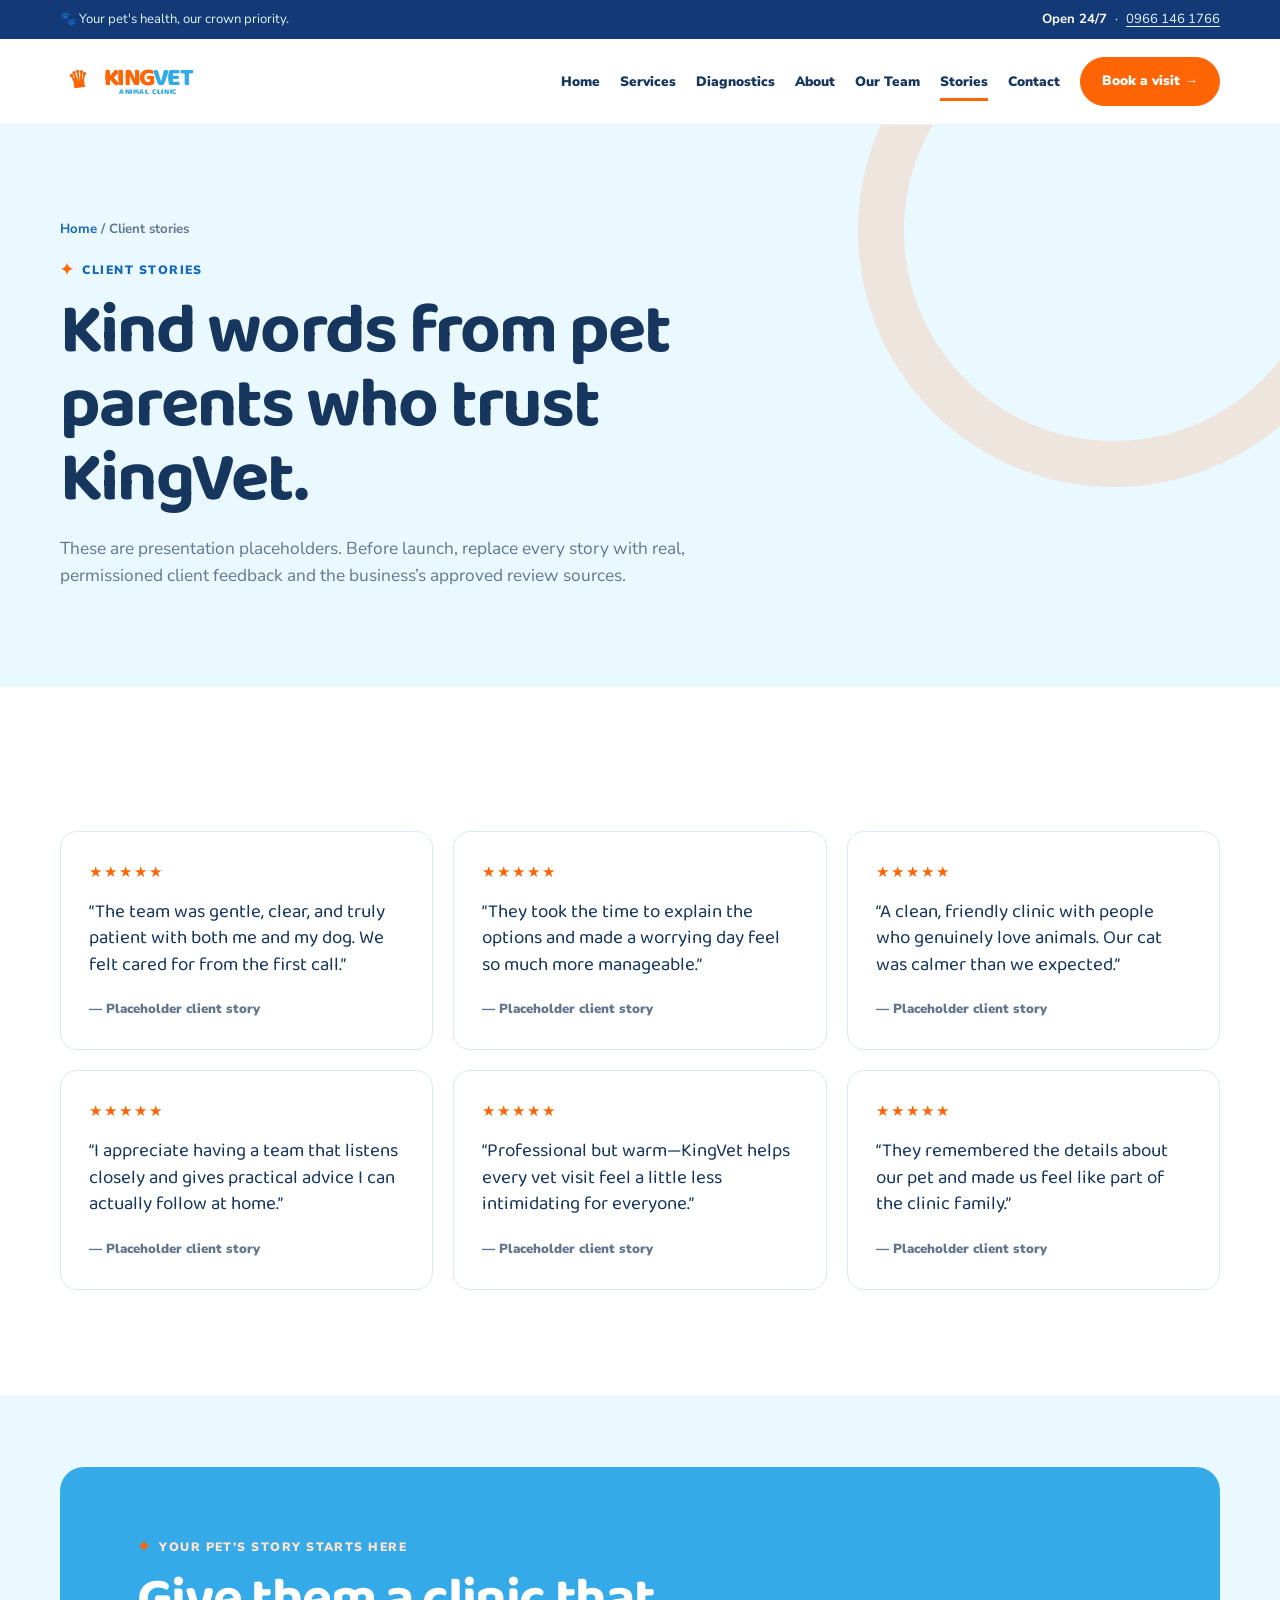
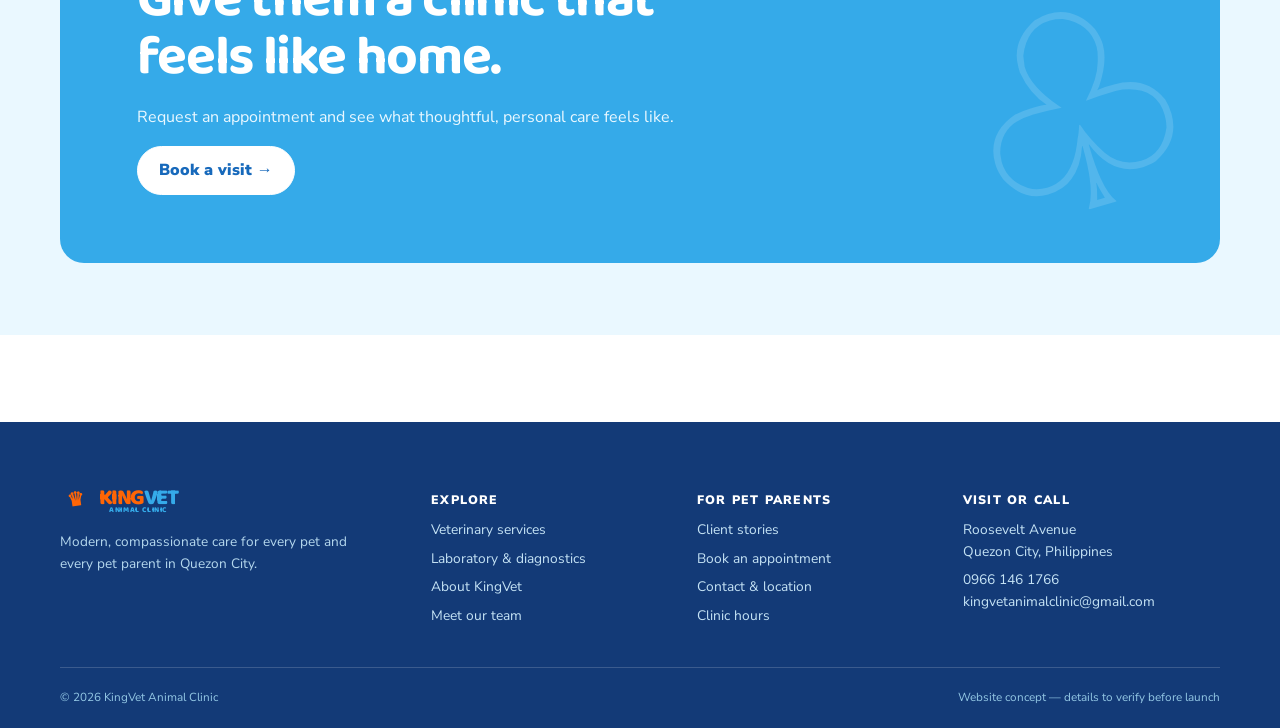
<file: testimonials.html>
<!doctype html><html lang="en"><head><meta charset="utf-8"><meta name="viewport" content="width=device-width,initial-scale=1"><meta name="description" content="Client stories from KingVet Animal Clinic."><title>Client Stories | KingVet Animal Clinic</title><link rel="stylesheet" href="kingvet.css"></head><body data-page="stories"><a class="skip" href="#main">Skip to content</a><div data-site-header></div><main id="main"><section class="page-hero"><div class="container"><p class="breadcrumbs"><a href="index.html">Home</a> / Client stories</p><p class="eyebrow">Client stories</p><h1>Kind words from pet parents who trust KingVet.</h1><p class="lead">These are presentation placeholders. Before launch, replace every story with real, permissioned client feedback and the business’s approved review sources.</p></div></section><section class="section"><div class="container"><div class="testimonials"><article class="testimonial"><div class="stars">★★★★★</div><blockquote>“The team was gentle, clear, and truly patient with both me and my dog. We felt cared for from the first call.”</blockquote><cite>— Placeholder client story</cite></article><article class="testimonial"><div class="stars">★★★★★</div><blockquote>“They took the time to explain the options and made a worrying day feel so much more manageable.”</blockquote><cite>— Placeholder client story</cite></article><article class="testimonial"><div class="stars">★★★★★</div><blockquote>“A clean, friendly clinic with people who genuinely love animals. Our cat was calmer than we expected.”</blockquote><cite>— Placeholder client story</cite></article><article class="testimonial"><div class="stars">★★★★★</div><blockquote>“I appreciate having a team that listens closely and gives practical advice I can actually follow at home.”</blockquote><cite>— Placeholder client story</cite></article><article class="testimonial"><div class="stars">★★★★★</div><blockquote>“Professional but warm—KingVet helps every vet visit feel a little less intimidating for everyone.”</blockquote><cite>— Placeholder client story</cite></article><article class="testimonial"><div class="stars">★★★★★</div><blockquote>“They remembered the details about our pet and made us feel like part of the clinic family.”</blockquote><cite>— Placeholder client story</cite></article></div></div></section><section class="section-sm sky"><div class="container cta"><p class="eyebrow" style="color:#ffe3ce">Your pet’s story starts here</p><h2>Give them a clinic that feels like home.</h2><p>Request an appointment and see what thoughtful, personal care feels like.</p><a class="button" href="appointment.html">Book a visit →</a></div></section></main><div data-site-footer></div><script src="app.js"></script></body></html>
</file>
<file: kingvet.css>
@import url('https://fonts.googleapis.com/css2?family=Baloo+2:wght@600;700;800&family=Nunito+Sans:opsz,wght@6..12,400;6..12,600;6..12,700;6..12,800;6..12,900&display=swap');

:root{--orange:#ff6505;--orange-dark:#e85200;--blue:#35aae9;--blue-dark:#1769bb;--navy:#133a77;--sky:#eaf8ff;--pale:#f8fcff;--ink:#16365e;--muted:#61778e;--line:#d9eaf4;--white:#fff;--shadow:0 18px 45px rgba(24,101,158,.14);--r:22px}
*{box-sizing:border-box}html{scroll-behavior:smooth}body{margin:0;background:#fff;color:var(--ink);font-family:'Nunito Sans',Arial,sans-serif;line-height:1.58}a{text-decoration:none;color:inherit}img{display:block;max-width:100%}button,input,select,textarea{font:inherit}.container{width:min(1160px,calc(100% - 48px));margin:auto}.skip{position:absolute;top:-80px;left:12px;z-index:99;background:#fff;padding:12px}.skip:focus{top:12px}.eyebrow{display:flex;align-items:center;gap:8px;margin:0 0 12px;color:var(--blue-dark);font-size:.76rem;font-weight:900;letter-spacing:.12em;text-transform:uppercase}.eyebrow:before{content:'✦';color:var(--orange);font-size:1rem}h1,h2,h3{margin-top:0;font-family:'Baloo 2',Arial,sans-serif;line-height:1.05;letter-spacing:-.025em}h1{margin-bottom:18px;font-size:clamp(3.1rem,6vw,5.9rem)}h2{margin-bottom:17px;font-size:clamp(2.2rem,4.3vw,3.75rem)}h3{margin-bottom:8px;font-size:1.45rem}p{margin-top:0}.lead{max-width:630px;color:var(--muted);font-size:1.08rem}.section{padding:105px 0}.section-sm{padding:72px 0}.sky{background:var(--sky)}.center{text-align:center}.center .eyebrow{justify-content:center}.center .lead{margin:0 auto}.button{display:inline-flex;align-items:center;justify-content:center;gap:8px;min-height:49px;padding:12px 21px;border:1px solid var(--orange);border-radius:999px;background:var(--orange);color:white;font-weight:900;line-height:1.1;transition:.2s;cursor:pointer}.button:hover{background:var(--orange-dark);border-color:var(--orange-dark);transform:translateY(-2px);box-shadow:0 9px 18px rgba(255,101,5,.25)}.button.outline{background:white;color:var(--blue-dark);border-color:var(--blue)}.button.outline:hover{background:var(--sky);box-shadow:none}.button.blue{background:var(--blue);border-color:var(--blue)}.button.blue:hover{background:var(--blue-dark);border-color:var(--blue-dark)}.text-link{font-size:.9rem;font-weight:900;color:var(--blue-dark)}.text-link:after{content:' →';color:var(--orange)}

.topbar{background:var(--navy);color:#e3f5ff;font-size:.82rem}.topbar .inside{min-height:39px;display:flex;justify-content:space-between;align-items:center;gap:20px}.topbar .inside span{display:flex;gap:8px;align-items:center}.topbar strong{color:white}.topbar a{text-decoration:underline;text-underline-offset:3px}.site-header{position:sticky;top:0;z-index:20;background:rgba(255,255,255,.96);border-bottom:1px solid rgba(23,105,187,.09);backdrop-filter:blur(10px)}.nav-row{height:85px;display:flex;align-items:center;justify-content:space-between;gap:25px}.logo{display:inline-flex;align-items:center;gap:9px;min-width:max-content;font-family:'Baloo 2',Arial,sans-serif;font-size:1.55rem;font-weight:800;line-height:.82;letter-spacing:-.07em}.logo .crown{display:grid;place-items:center;width:35px;height:35px;color:var(--orange);font-size:1.45rem;transform:rotate(-8deg)}.logo .king{color:var(--orange)}.logo .vet{color:var(--blue)}.logo small{display:block;color:var(--blue);font-size:.48rem;font-weight:800;letter-spacing:.075em;text-align:center}.nav{display:flex;align-items:center;gap:20px;font-size:.85rem;font-weight:900}.nav a:not(.button){position:relative}.nav a:not(.button):after{position:absolute;right:0;bottom:-9px;left:0;height:3px;background:var(--orange);content:'';transform:scaleX(0);transition:.2s}.nav a:hover:not(.button):after,.nav a.active:not(.button):after{transform:scaleX(1)}.menu{display:none;border:0;background:transparent;color:var(--navy);font-size:1.45rem}

.hero{position:relative;min-height:655px;overflow:hidden;background:#e5f4fc}.hero:before{position:absolute;z-index:1;inset:0;content:'';background:linear-gradient(90deg,rgba(255,255,255,.98) 0%,rgba(255,255,255,.92) 34%,rgba(255,255,255,.24) 67%,rgba(255,255,255,.03))}.hero:after{position:absolute;z-index:1;right:-155px;bottom:-185px;width:560px;height:560px;border:42px solid rgba(53,170,233,.2);border-radius:50%;content:''}.hero-image{position:absolute;inset:0;width:100%;height:100%;object-fit:cover;object-position:center}.hero-content{position:relative;z-index:2;padding:95px 0}.hero h1{max-width:720px}.hero h1 .orange{color:var(--orange)}.hero .lead{max-width:580px}.actions{display:flex;flex-wrap:wrap;gap:12px;margin-top:29px}.hero-points{display:flex;flex-wrap:wrap;gap:19px;margin-top:37px;color:#46647d;font-size:.87rem;font-weight:800}.hero-points span{display:flex;align-items:center;gap:7px}.hero-points b{display:grid;place-items:center;width:20px;height:20px;border-radius:50%;background:#dff3ff;color:var(--blue-dark);font-size:.7rem}.feature-strip{position:relative;z-index:3;display:grid;grid-template-columns:repeat(3,1fr);width:min(1050px,calc(100% - 48px));margin:-37px auto 0;overflow:hidden;border-radius:17px;background:var(--blue);box-shadow:var(--shadow);color:white}.feature{display:flex;gap:13px;align-items:center;padding:19px 24px;border-right:1px solid rgba(255,255,255,.24)}.feature:last-child{border:0}.feature .icon-bubble{display:grid;place-items:center;width:37px;height:37px;flex:0 0 37px;border-radius:50%;background:white;color:var(--orange);font-size:1.08rem}.feature strong,.feature span{display:block}.feature strong{font-size:.89rem}.feature span{color:#eaf8ff;font-size:.75rem}

.split{display:grid;grid-template-columns:1fr 1fr;gap:clamp(45px,8vw,105px);align-items:center}.photo-panel{position:relative;min-height:455px;overflow:hidden;border-radius:var(--r);background:linear-gradient(135deg,#d9f2ff,#55b4e9);box-shadow:var(--shadow)}.photo-panel img{width:100%;height:100%;object-fit:cover}.photo-panel .deco{position:absolute;top:21px;right:23px;display:grid;place-items:center;width:66px;height:66px;border-radius:50%;background:var(--orange);color:white;font-size:1.8rem;box-shadow:0 9px 16px rgba(255,101,5,.25)}.photo-panel .over-card{position:absolute;right:22px;bottom:22px;left:22px;padding:17px 19px;border-left:4px solid var(--orange);border-radius:13px;background:rgba(255,255,255,.94);color:var(--ink);font-size:.87rem}.photo-panel .over-card strong{display:block;font-family:'Baloo 2',Arial,sans-serif;font-size:1.18rem;line-height:1.1}.check{display:grid;gap:11px;margin:25px 0;padding:0;list-style:none;color:#49657e}.check li{position:relative;padding-left:30px}.check li:before{position:absolute;top:3px;left:0;display:grid;place-items:center;width:19px;height:19px;border-radius:50%;background:#dff3ff;color:var(--blue-dark);content:'✓';font-size:.7rem;font-weight:900}.cards{display:grid;grid-template-columns:repeat(3,1fr);gap:20px;margin-top:42px}.card{padding:29px;background:#fff;border:1px solid var(--line);border-radius:17px;transition:.2s}.card:hover{transform:translateY(-5px);box-shadow:var(--shadow)}.card-icon{display:grid;place-items:center;width:52px;height:52px;margin-bottom:20px;border-radius:15px;background:#e6f6ff;color:var(--blue-dark);font-size:1.45rem}.card:nth-child(2) .card-icon{background:#fff0e7;color:var(--orange)}.card p{color:var(--muted);font-size:.91rem}.stats{display:grid;grid-template-columns:repeat(4,1fr);background:var(--navy);border-radius:18px;color:white;overflow:hidden}.stat{padding:30px 20px;text-align:center;border-right:1px solid rgba(255,255,255,.18)}.stat:last-child{border:0}.stat strong{display:block;font-family:'Baloo 2',Arial,sans-serif;color:#fff;font-size:2.35rem;line-height:1}.stat span{font-size:.75rem;font-weight:800;letter-spacing:.04em;text-transform:uppercase;color:#bcdfff}.quote{max-width:825px;margin:auto;text-align:center}.quote .quote-mark{color:var(--orange);font-family:'Baloo 2',Arial,sans-serif;font-size:5rem;line-height:.58}.quote blockquote{margin:24px 0;color:var(--navy);font-family:'Baloo 2',Arial,sans-serif;font-size:clamp(1.7rem,3vw,2.45rem);line-height:1.3}.quote cite{color:var(--muted);font-size:.84rem;font-style:normal;font-weight:900}.cta{position:relative;overflow:hidden;padding:68px clamp(28px,6vw,78px);border-radius:24px;background:var(--blue);color:white}.cta:after{position:absolute;right:20px;bottom:-72px;color:rgba(255,255,255,.14);content:'♧';font-size:17rem;transform:rotate(-16deg)}.cta h2,.cta p,.cta .button{position:relative;z-index:1}.cta h2{max-width:600px}.cta p{max-width:540px;color:#eaf8ff}.cta .button{background:white;border-color:white;color:var(--blue-dark)}.cta .button:hover{background:#fff3ea;color:var(--orange)}

.page-hero{position:relative;overflow:hidden;padding:94px 0 80px;background:var(--sky)}.page-hero:after{position:absolute;top:-150px;right:-90px;width:420px;height:420px;border:46px solid rgba(255,101,5,.13);border-radius:50%;content:''}.page-hero .container{position:relative;z-index:1}.breadcrumbs{margin-bottom:18px;color:var(--muted);font-size:.83rem;font-weight:700}.breadcrumbs a{color:var(--blue-dark)}.page-hero h1{max-width:760px;font-size:clamp(3rem,5.5vw,5rem)}.service-grid{display:grid;grid-template-columns:repeat(2,1fr);gap:16px;margin-top:38px}.service{display:flex;gap:15px;padding:21px;background:white;border:1px solid var(--line);border-radius:15px}.service .card-icon{width:43px;height:43px;flex:0 0 43px;margin:0;border-radius:12px;font-size:1.1rem}.service h3{margin:0 0 3px;font-size:1.17rem}.service p{margin:0;color:var(--muted);font-size:.87rem}.process{display:grid;grid-template-columns:repeat(3,1fr);margin-top:38px}.step{padding:20px 28px 20px 0}.step+.step{padding-left:28px;border-left:1px solid var(--line)}.step-num{margin:0;color:var(--orange);font-size:.8rem;font-weight:900;letter-spacing:.1em}.step h3{margin:4px 0 6px;font-size:1.25rem}.step p{margin:0;color:var(--muted);font-size:.9rem}.team{display:grid;grid-template-columns:repeat(3,1fr);gap:20px;margin-top:42px}.member{overflow:hidden;border:1px solid var(--line);border-radius:17px;background:white}.avatar{display:grid;place-items:center;min-height:230px;background:linear-gradient(135deg,#56bdec,#1566b7);color:white;font-family:'Baloo 2',Arial,sans-serif;font-size:3.8rem}.member:nth-child(2n) .avatar{background:linear-gradient(135deg,#ffae61,#ff6505)}.member-info{padding:21px}.member h3{margin:0}.role{margin:0 0 4px;color:var(--orange);font-size:.75rem;font-weight:900;letter-spacing:.06em;text-transform:uppercase}.member p:last-child{margin:9px 0 0;color:var(--muted);font-size:.87rem}.testimonials{display:grid;grid-template-columns:repeat(3,1fr);gap:20px;margin-top:39px}.testimonial{padding:28px;border:1px solid var(--line);border-radius:17px;background:white}.stars{color:var(--orange);font-size:.95rem;letter-spacing:2px}.testimonial blockquote{margin:15px 0 18px;font-family:'Baloo 2',Arial,sans-serif;font-size:1.18rem;line-height:1.4}.testimonial cite{color:var(--muted);font-size:.82rem;font-style:normal;font-weight:900}.contact-layout{display:grid;grid-template-columns:.85fr 1.15fr;align-items:start;gap:65px}.details{display:grid;gap:16px;margin-top:27px}.detail{display:flex;align-items:flex-start;gap:13px}.detail-icon{display:grid;place-items:center;width:41px;height:41px;flex:0 0 41px;border-radius:50%;background:#e6f6ff;color:var(--blue-dark);font-size:1.1rem}.detail:nth-child(2) .detail-icon{background:#fff0e7;color:var(--orange)}.detail strong,.detail span{display:block}.detail strong{font-size:.9rem}.detail span{color:var(--muted);font-size:.9rem}.hours{margin-top:29px;padding:22px;border-radius:15px;background:#fff3e9}.hours h3{margin-bottom:8px;font-size:1.2rem}.hours div{display:flex;justify-content:space-between;gap:20px;padding:6px 0;border-bottom:1px solid rgba(158,94,30,.13);font-size:.87rem}.hours div:last-child{border:0}.form{padding:clamp(25px,4vw,42px);border:1px solid var(--line);border-radius:20px;background:white;box-shadow:var(--shadow)}.form h2{font-size:2.2rem}.form-row{display:grid;grid-template-columns:1fr 1fr;gap:14px}label{display:block;margin:14px 0 5px;color:#426583;font-size:.8rem;font-weight:900}input,select,textarea{width:100%;padding:12px 13px;border:1px solid #c8dfeb;border-radius:10px;outline-color:var(--orange);color:var(--ink);background:white}textarea{min-height:108px;resize:vertical}.fine{color:var(--muted);font-size:.76rem}.map{position:relative;display:grid;min-height:300px;margin-top:55px;overflow:hidden;border-radius:20px;background:linear-gradient(125deg,#cbedfb 0 29%,#f6dec3 29% 37%,#d9f2df 37% 61%,#c8ebf9 61%);place-items:center}.map:before{position:absolute;width:150%;height:42px;background:rgba(255,255,255,.83);box-shadow:0 110px rgba(255,255,255,.62),0 -110px rgba(255,255,255,.5);content:'';transform:rotate(-13deg)}.pin{position:relative;z-index:1;display:grid;place-items:center;width:82px;height:82px;border:8px solid white;border-radius:50% 50% 50% 8px;background:var(--orange);box-shadow:0 8px 20px rgba(40,74,99,.2);color:white;font-size:1.8rem;transform:rotate(-45deg)}.pin span{transform:rotate(45deg)}

.footer{margin-top:87px;padding:64px 0 22px;background:var(--navy);color:#d7edff}.footer-grid{display:grid;grid-template-columns:1.45fr 1fr 1fr 1.1fr;gap:32px}.footer .logo{font-size:1.38rem}.footer .logo .crown{width:30px;height:30px;font-size:1.2rem}.footer-copy{max-width:295px;margin-top:15px;color:#b5d8ee;font-size:.85rem}.footer-title{margin:8px 0 12px;color:white;font-family:'Nunito Sans',Arial,sans-serif;font-size:.77rem;font-weight:900;letter-spacing:.1em;text-transform:uppercase}.footer-links{display:grid;gap:7px;color:#c5e3f5;font-size:.86rem}.footer-links a:hover{color:white}.footer-contact{font-size:.86rem;color:#c5e3f5}.footer-contact p{margin-bottom:7px}.footer-bottom{display:flex;justify-content:space-between;gap:18px;margin-top:40px;padding-top:20px;border-top:1px solid rgba(255,255,255,.17);color:#93c7e4;font-size:.73rem}.mobile-cta{display:none}
@media(max-width:970px){.nav{gap:14px;font-size:.8rem}.nav .hmd{display:none}.cards,.team,.testimonials{grid-template-columns:repeat(2,1fr)}.footer-grid{grid-template-columns:1.4fr 1fr 1fr}.footer-grid>:last-child{grid-column:span 3}}
@media(max-width:720px){body{padding-bottom:69px}.container{width:min(100% - 32px,1160px)}.topbar .inside{justify-content:center;min-height:37px;font-size:.72rem}.topbar .inside span:first-child{display:none}.nav-row{height:71px}.logo{font-size:1.22rem}.logo .crown{width:31px;height:31px;font-size:1.25rem}.menu{display:block}.nav{position:absolute;top:71px;right:0;left:0;display:none;padding:17px 16px;background:white;border-bottom:1px solid var(--line);box-shadow:0 13px 24px rgba(25,79,126,.11)}.nav.open{display:grid}.nav .hmd{display:block}.nav a:not(.button){padding:6px 0}.nav .button{margin-top:6px}.hero{min-height:655px;align-items:flex-start}.hero:before{background:linear-gradient(180deg,rgba(255,255,255,.98) 0%,rgba(255,255,255,.91) 52%,rgba(255,255,255,.28) 100%)}.hero-image{object-position:67% center}.hero-content{padding-top:67px}.hero h1{font-size:3.3rem}.lead{font-size:1rem}.hero-points{gap:10px;flex-direction:column;margin-top:29px}.feature-strip{display:block;margin-top:-23px}.feature{padding:13px 17px;border-right:0;border-bottom:1px solid rgba(255,255,255,.2)}.feature:last-child{border:0}.section{padding:75px 0}.section-sm{padding:53px 0}.split,.contact-layout{grid-template-columns:1fr;gap:39px}.photo-panel{min-height:340px}.cards,.service-grid,.team,.testimonials{grid-template-columns:1fr}.stats{grid-template-columns:1fr 1fr}.stat{padding:20px 10px;border-right:0;border-bottom:1px solid rgba(255,255,255,.18)}.stat:nth-last-child(-n+2){border-bottom:0}.page-hero{padding:71px 0 62px}.page-hero h1{font-size:3.1rem}.process{grid-template-columns:1fr}.step{padding:17px 0}.step+.step{padding-left:0;border-top:1px solid var(--line);border-left:0}.form-row{grid-template-columns:1fr;gap:0}.map{min-height:225px;margin-top:42px}.footer{margin-top:64px;padding-top:52px}.footer-grid{grid-template-columns:1fr 1fr;gap:26px 20px}.footer-grid>:first-child,.footer-grid>:last-child{grid-column:span 2}.footer-bottom{flex-direction:column;margin-top:29px}.mobile-cta{position:fixed;z-index:19;right:0;bottom:0;left:0;display:flex;align-items:center;justify-content:center;height:69px;background:var(--navy);box-shadow:0 -7px 20px rgba(21,58,119,.2)}.mobile-cta .button{min-height:43px;width:calc(100% - 32px);background:white;border-color:white;color:var(--blue-dark)}}
.check li:before{color:var(--blue-dark)}
</file>
